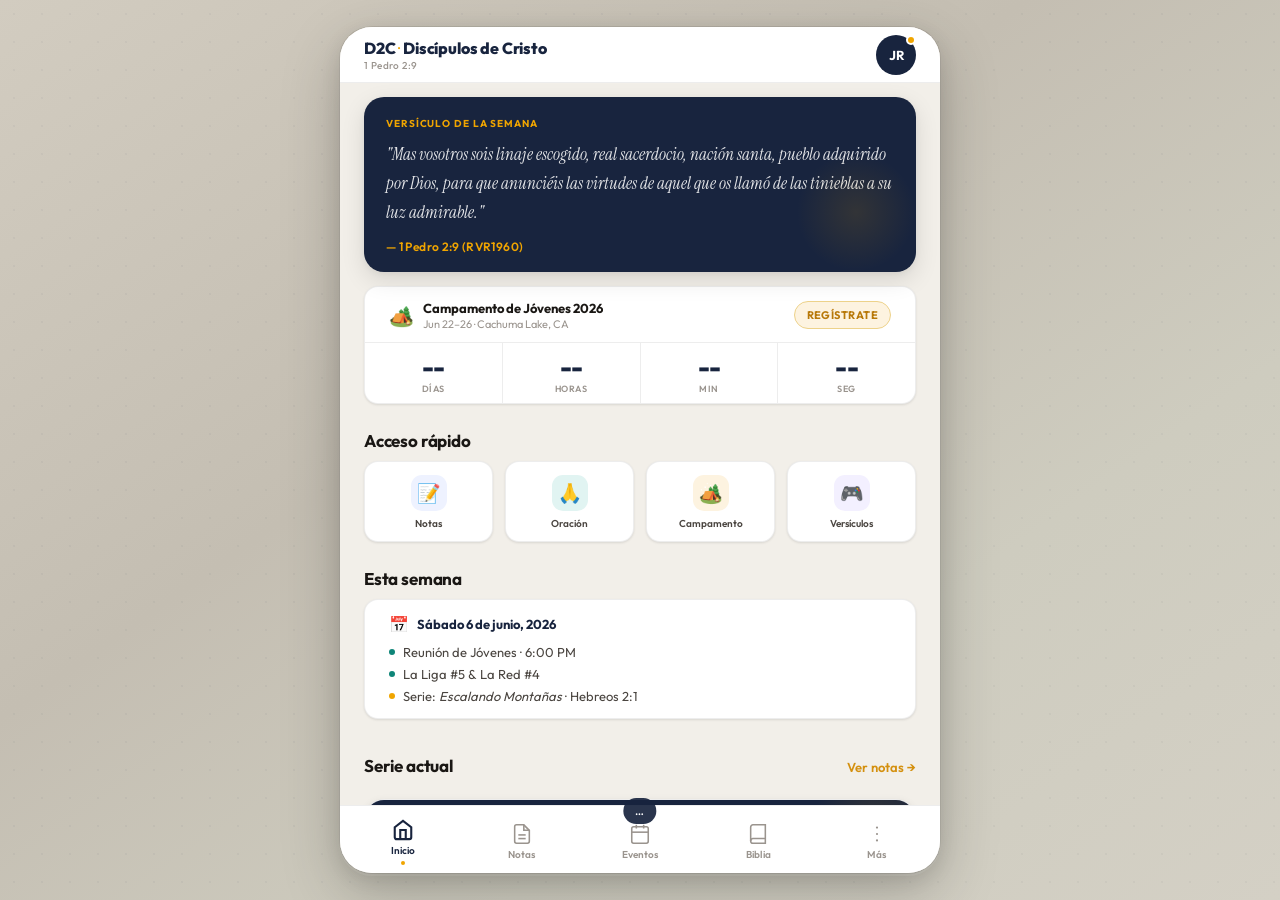
<file: d2c-app_2.html>
<!DOCTYPE html>
<html lang="es">
<head>
<meta charset="UTF-8">
<meta name="viewport" content="width=device-width, initial-scale=1.0">
<meta name="apple-mobile-web-app-capable" content="yes">
<meta name="apple-mobile-web-app-status-bar-style" content="default">
<meta name="theme-color" content="#FFFFFF">
<title>D2C — Discípulos de Cristo</title>
<link rel="preconnect" href="https://fonts.googleapis.com">
<link rel="preconnect" href="https://fonts.gstatic.com" crossorigin>
<link href="https://fonts.googleapis.com/css2?family=Instrument+Serif:ital@0;1&family=Outfit:wght@400;500;600;700;800&display=swap" rel="stylesheet">
<style>
/* ═══════════════════════════════════════
   RESET
═══════════════════════════════════════ */
*, *::before, *::after {
  box-sizing: border-box; margin: 0; padding: 0;
  -webkit-tap-highlight-color: transparent;
}
button { font: inherit; cursor: pointer; border: none; background: none; }
/* Nav buttons need explicit appearance reset for all browsers */
.ni { -webkit-appearance: none; appearance: none; }

/* ═══════════════════════════════════════
   DESIGN TOKENS — static, spacing scales
   via container width not viewport width
═══════════════════════════════════════ */
:root {
  --bg:        #F2EFE9;
  --bg-deep:   #E8E4DC;
  --card:      #FFFFFF;
  --card-2:    #FDFCFA;

  --navy:      #18243E;
  --gold:      #B8790A;
  --gold-mid:  #D4900F;
  --gold-hi:   #F0A500;
  --gold-tint: #FDF3E0;
  --gold-rim:  #EDD28A;
  --teal:      #0E8578;
  --teal-tint: #E1F4F2;

  --ink:       #1A1714;
  --ink-2:     #4A4540;
  --ink-3:     #9A948E;

  --rim:       rgba(0,0,0,0.07);
  --rim-2:     rgba(0,0,0,0.11);

  --sh-sm:     0 1px 3px rgba(0,0,0,0.07), 0 1px 2px rgba(0,0,0,0.04);
  --sh-md:     0 3px 10px rgba(0,0,0,0.09), 0 1px 3px rgba(0,0,0,0.05);
  --sh-lg:     0 8px 24px rgba(0,0,0,0.11), 0 2px 6px rgba(0,0,0,0.05);

  --r-sm:      10px;
  --r:         14px;
  --r-lg:      20px;

  --hdr:       56px;
  --nav:       68px;

  /* Base spacing — phone */
  --px:          16px;
  --gap:         8px;
  --section-gap: 20px;
}

/* ═══════════════════════════════════════
   BASE — branded canvas on non-phone
═══════════════════════════════════════ */
html, body {
  height: 100%;
  min-height: 100dvh;
  font-family: 'Outfit', system-ui, sans-serif;
  color: var(--ink);
  -webkit-font-smoothing: antialiased;
  /* Phone: plain bg */
  background: var(--bg);
}

/* ═══════════════════════════════════════
   APP SHELL
   ─────────────────────────────────────
   Phone   <600px   Full-bleed, 430px, no frame
   Tablet  600–1023 Centered 520px, phone-frame bezel
   Desktop 1024+    Centered 600px, clean card on canvas
═══════════════════════════════════════ */
#app {
  width: 100%;
  height: 100dvh;
  max-width: 100%;
  display: flex;
  flex-direction: column;
  background: var(--bg);
  overflow: hidden;
}

/* ── Tablet ─────────────────────────── */
@media (min-width: 600px) {
  html, body {
    overflow: hidden;
    height: 100dvh;
    /* Warm textured canvas — navy dots on cream, very subtle */
    background:
      radial-gradient(circle, rgba(24,36,62,0.055) 1px, transparent 1px),
      linear-gradient(160deg, #D8D2C8 0%, #C8C2B6 50%, #D0CCC2 100%);
    background-size: 22px 22px, 100% 100%;
  }
  body { display: flex; align-items: center; justify-content: center; }
  #app {
    width: 520px;
    max-width: 520px;
    height: min(920px, 96dvh);
    border-radius: 44px;
    box-shadow:
      0 0 0 1px rgba(0,0,0,0.13),
      0 0 0 10px #BDB8B0,
      0 32px 80px rgba(0,0,0,0.32);
    --px:          20px;
    --gap:         10px;
    --section-gap: 22px;
  }
}

/* ── Desktop ────────────────────────── */
@media (min-width: 1024px) {
  html, body {
    /* Richer canvas — two-tone with subtle grain feel */
    background:
      radial-gradient(circle, rgba(24,36,62,0.04) 1px, transparent 1px),
      linear-gradient(145deg, #D2CCC0 0%, #C4BEB2 40%, #CECCBF 70%, #D4D0C5 100%);
    background-size: 28px 28px, 100% 100%;
  }
  #app {
    width: 600px;
    max-width: 600px;
    height: min(900px, 94dvh);
    border-radius: 32px;
    /* Cleaner shadow — less "phone on desk", more "card on surface" */
    box-shadow:
      0 0 0 1px rgba(0,0,0,0.09),
      0 2px 0 1px rgba(255,255,255,0.08),
      0 20px 60px rgba(0,0,0,0.22),
      0 6px 20px rgba(0,0,0,0.10);
    --px:          24px;
    --gap:         12px;
    --section-gap: 26px;
  }
}

/* ── Large desktop ──────────────────── */
@media (min-width: 1400px) {
  html, body {
    background:
      radial-gradient(circle, rgba(24,36,62,0.035) 1px, transparent 1px),
      linear-gradient(150deg, #CECAC0 0%, #C2BEB4 35%, #CCCABF 65%, #D2CECC 100%);
    background-size: 32px 32px, 100% 100%;
  }
  #app {
    width: 600px;
    max-width: 600px;
    height: min(880px, 92dvh);
    border-radius: 28px;
    box-shadow:
      0 0 0 1px rgba(0,0,0,0.07),
      0 16px 48px rgba(0,0,0,0.17),
      0 4px 14px rgba(0,0,0,0.08);
    --px:          26px;
    --gap:         12px;
    --section-gap: 28px;
  }
}

/* ── DEBUG INDICATOR — remove after testing ── */
#dbg {
  position: fixed; bottom: calc(var(--nav) + 8px); left: 50%;
  transform: translateX(-50%);
  background: rgba(24,36,62,0.92); color: #fff;
  font-family: 'Outfit', monospace; font-size: 11px; font-weight: 600;
  padding: 6px 12px; border-radius: 20px;
  white-space: nowrap; z-index: 9999;
  pointer-events: none;
  letter-spacing: 0.03em;
}


header {
  height: var(--hdr); flex-shrink: 0;
  display: flex; align-items: center; justify-content: space-between;
  padding: 0 var(--px);
  background: var(--card); border-bottom: 1px solid var(--rim);
  z-index: 30;
}
.hdr-brand { display: flex; flex-direction: column; gap: 1px; min-width: 0; }
.hdr-logo {
  font-weight: 800; font-size: 16px; letter-spacing: -0.01em; color: var(--navy);
  white-space: nowrap; overflow: hidden; text-overflow: ellipsis;
}
.hdr-logo .sep { color: var(--gold-hi); font-weight: 400; }
.hdr-sub { font-size: 10px; font-weight: 500; color: var(--ink-3); letter-spacing: 0.04em; }
.avatar-btn {
  width: 40px; height: 40px; border-radius: 50%;
  background: var(--navy); color: #fff;
  font-size: 13px; font-weight: 700;
  display: flex; align-items: center; justify-content: center;
  position: relative; flex-shrink: 0;
  transition: opacity 0.15s;
}
.avatar-btn:active { opacity: 0.7; }
.notif-pip {
  position: absolute; top: 0; right: 0;
  width: 10px; height: 10px; border-radius: 50%;
  background: var(--gold-hi); border: 2.5px solid var(--card);
}

/* ═══════════════════════════════════════
   SCROLL AREA
═══════════════════════════════════════ */
main {
  flex: 1; overflow-y: auto; overflow-x: hidden;
  -webkit-overflow-scrolling: touch; scrollbar-width: none;
  overscroll-behavior-y: contain;
}
main::-webkit-scrollbar { display: none; }

/* ═══════════════════════════════════════
   PAGES
═══════════════════════════════════════ */
.page { display: none; }
.page.active { display: block; }
.page.animate { animation: pageIn 0.18s ease; }
@keyframes pageIn {
  from { opacity: 0; transform: translateY(6px); }
  to   { opacity: 1; transform: translateY(0); }
}

/* ═══════════════════════════════════════
   BOTTOM NAV
═══════════════════════════════════════ */
nav#bottom-nav {
  height: var(--nav); flex-shrink: 0;
  background: var(--card); border-top: 1px solid var(--rim);
  display: flex; align-items: center; justify-content: space-around;
  padding: 0 4px; padding-bottom: env(safe-area-inset-bottom, 0);
  z-index: 30;
}
.ni {
  display: flex; flex-direction: column; align-items: center; gap: 3px;
  flex: 1; min-height: 44px; padding: 6px 8px 2px;
  border-radius: 12px; cursor: pointer; color: var(--ink-3);
  transition: color 0.16s ease; position: relative;
}
.ni svg { width: 22px; height: 22px; stroke-width: 1.7; transition: stroke-width 0.16s ease; }
.ni span { font-size: 10px; font-weight: 600; letter-spacing: 0.01em; }
.ni:active { transform: scale(0.88); }
.ni.on { color: var(--navy); }
.ni.on svg { stroke-width: 2.3; }
.ni-pip {
  width: 4px; height: 4px; border-radius: 50%;
  background: var(--gold-hi); display: none; margin-top: 1px;
}
.ni.on .ni-pip { display: block; }

/* ═══════════════════════════════════════
   SHARED UTILITIES
═══════════════════════════════════════ */
.sec-row {
  display: flex; align-items: baseline; justify-content: space-between;
  padding: var(--section-gap) var(--px) 10px;
}
.sec-h { font-size: 17px; font-weight: 700; color: var(--ink); letter-spacing: -0.01em; }
.sec-link {
  font-size: 13px; font-weight: 600; color: var(--gold-mid); cursor: pointer;
  transition: opacity 0.15s; min-height: 44px; display: flex; align-items: center;
}
.sec-link:active { opacity: 0.55; }

/* Panel label — used in standings */
.panel-lbl {
  padding: 12px var(--px) 7px;
  font-size: 11px; font-weight: 700;
  letter-spacing: 0.08em; text-transform: uppercase; color: var(--ink-3);
}

/* Hover states — cursor devices only */
@media (hover: hover) {
  .qa:hover            { background: var(--bg-deep); transform: translateY(-1px); box-shadow: var(--sh-md); }
  .ev-card:hover       { background: var(--bg-deep); }
  .cal-card:hover      { background: var(--bg-deep); }
  .more-row:hover      { background: var(--bg-deep); }
  .annc-card:hover     { background: var(--bg-deep); }
  .pr-card:hover       { background: var(--bg-deep); }
  .series-card:hover   { transform: translateY(-2px); box-shadow: var(--sh-lg); }
  .liga-card:hover     { background: var(--bg-deep); }
  .see-more-row:hover  { background: var(--bg-deep); }
  .sermon-header:hover { background: var(--bg-deep); }
  .cst-header:hover    { background: var(--bg-deep); }
  .faq-q:hover         { background: var(--bg-deep); }
  .pack-item:hover     { background: var(--bg-deep); }
  .lt-btn:not(.active):hover { background: var(--bg); }
  .vt-btn:not(.active):hover { color: var(--ink); }
  .ni:hover            { background: var(--bg-deep); }
  .profile-row:hover   { background: var(--bg-deep); }
  .cal-reg-btn:hover   { opacity: 0.85; }
  .sec-link:hover      { opacity: 0.7; }
  .avatar-btn:hover    { opacity: 0.85; }
  .cd-reg:hover        { background: var(--gold-rim); }
}


/* Month/series banner */
.month-banner {
  margin: 0 var(--px) var(--gap);
  background: var(--card); border: 1px solid var(--rim);
  border-radius: var(--r); box-shadow: var(--sh-sm); padding: 13px 14px;
}
.mb-header { display: flex; align-items: center; justify-content: space-between; margin-bottom: 5px; }
.mb-series-tag { font-size: 10px; font-weight: 700; letter-spacing: 0.08em; text-transform: uppercase; }
.mb-ref { font-size: 11px; font-weight: 600; color: var(--ink-3); }
.mb-title { font-size: 14px; font-weight: 700; color: var(--navy); }
.mb-verse {
  font-family: 'Instrument Serif', serif; font-style: italic;
  font-size: 12px; color: var(--ink-2); line-height: 1.55; margin-top: 4px;
}

/* ═══════════════════════════════════════
   HOME — HERO VERSE
   Removed ::before (invisible, costs paint layer)
═══════════════════════════════════════ */
.hero-verse {
  margin: 14px var(--px) 0;
  background: var(--navy); border-radius: var(--r-lg);
  padding: 20px 22px 18px;
  position: relative; overflow: hidden; box-shadow: var(--sh-lg);
}
.hero-verse::after {
  content: '';
  position: absolute; bottom: 0; right: 0;
  width: 120px; height: 120px;
  background: radial-gradient(circle, rgba(240,165,0,.12) 0%, transparent 70%);
  pointer-events: none;
}
.hv-eyebrow {
  font-size: 10px; font-weight: 700; letter-spacing: 0.09em; text-transform: uppercase;
  color: var(--gold-hi); margin-bottom: 10px;
}
.hv-text {
  font-family: 'Instrument Serif', serif; font-style: italic;
  font-size: 17px; line-height: 1.7; color: rgba(255,255,255,0.88);
}
.hv-ref { margin-top: 12px; font-size: 12px; font-weight: 600; color: var(--gold-hi); letter-spacing: 0.03em; }

/* ═══════════════════════════════════════
   HOME — COUNTDOWN
═══════════════════════════════════════ */
.countdown-card {
  margin: 14px var(--px) 0;
  background: var(--card); border-radius: var(--r);
  border: 1px solid var(--rim); box-shadow: var(--sh-sm); overflow: hidden;
}
.cd-top {
  padding: 13px var(--px) 11px; border-bottom: 1px solid var(--rim);
  display: flex; align-items: center; justify-content: space-between; gap: 8px;
}
.cd-meta { display: flex; align-items: center; gap: 9px; flex: 1; min-width: 0; }
.cd-icon { font-size: 20px; flex-shrink: 0; }
.cd-name { font-size: 13px; font-weight: 700; color: var(--ink); white-space: nowrap; overflow: hidden; text-overflow: ellipsis; }
.cd-date { font-size: 11px; color: var(--ink-3); margin-top: 1px; }
.cd-reg {
  font-size: 11px; font-weight: 700; letter-spacing: 0.04em; text-transform: uppercase;
  background: var(--gold-tint); color: var(--gold); border: 1px solid var(--gold-rim);
  border-radius: 20px; padding: 6px 12px; white-space: nowrap; flex-shrink: 0;
  transition: background-color 0.15s;
}
.cd-reg:active { background: var(--gold-rim); }
.cd-blocks { display: flex; }
.cd-unit { flex: 1; padding: 11px 4px 9px; text-align: center; border-right: 1px solid var(--rim); }
.cd-unit:last-child { border-right: none; }
.cd-num {
  font-size: 26px; font-weight: 800; color: var(--navy); line-height: 1;
  display: block; letter-spacing: -0.03em; font-variant-numeric: tabular-nums;
}
.cd-lbl {
  font-size: 9px; font-weight: 600; color: var(--ink-3);
  letter-spacing: 0.07em; text-transform: uppercase; display: block; margin-top: 3px;
}

/* ═══════════════════════════════════════
   HOME — QUICK ACTIONS
═══════════════════════════════════════ */
.qa-grid { display: grid; grid-template-columns: repeat(4,1fr); gap: var(--gap); padding: 0 var(--px); }
.qa {
  background: var(--card); border: 1px solid var(--rim);
  border-radius: var(--r); box-shadow: var(--sh-sm);
  padding: 13px 6px 11px; display: flex; flex-direction: column;
  align-items: center; gap: 7px; cursor: pointer;
  transition: transform 0.15s ease, background-color 0.15s ease;
}
.qa:active { transform: scale(0.93); background: var(--bg-deep); }
.qa-ico { width: 36px; height: 36px; border-radius: 11px; display: flex; align-items: center; justify-content: center; font-size: 19px; }
.qa-lbl { font-size: 10px; font-weight: 600; color: var(--ink-2); text-align: center; line-height: 1.25; }

/* ═══════════════════════════════════════
   HOME — THIS WEEK CARD
   FIX: properly classed, no inline styles
═══════════════════════════════════════ */
.week-card { padding: 0 var(--px); }
.week-card-inner {
  background: var(--card); border: 1px solid var(--rim);
  border-radius: var(--r); box-shadow: var(--sh-sm); padding: 14px var(--px);
}
.week-card-date {
  display: flex; align-items: center; gap: 8px; margin-bottom: 10px;
}
.week-card-date-label { font-size: 13px; font-weight: 700; color: var(--navy); }
.week-card-items { display: flex; flex-direction: column; gap: 6px; }
.week-card-item { display: flex; align-items: center; gap: 8px; }
.week-dot { width: 6px; height: 6px; border-radius: 50%; flex-shrink: 0; }
.week-dot.teal   { background: var(--teal); }
.week-dot.gold   { background: var(--gold-hi); }
.week-item-text  { font-size: 13px; color: var(--ink-2); }

/* ═══════════════════════════════════════
   HOME — SERIES CARD
═══════════════════════════════════════ */
.series-card {
  margin: 0 var(--px); background: var(--card);
  border-radius: var(--r-lg); border: 1px solid var(--rim);
  box-shadow: var(--sh-md); overflow: hidden; cursor: pointer;
  transition: transform 0.18s ease, box-shadow 0.18s ease;
}
.series-card:active { transform: scale(0.98); box-shadow: var(--sh-sm); }
.sc-hero { background: var(--navy); padding: 22px 20px 18px; position: relative; overflow: hidden; }
.sc-hero::after {
  content: ''; position: absolute; top: -40px; right: -30px;
  width: 140px; height: 140px;
  background: radial-gradient(circle, rgba(240,165,0,.14) 0%, transparent 65%);
  pointer-events: none;
}
.sc-eyebrow {
  font-size: 10px; font-weight: 700; letter-spacing: 0.1em; text-transform: uppercase;
  color: var(--gold-hi); opacity: 0.85; margin-bottom: 6px;
}
.sc-title { font-family: 'Instrument Serif', serif; font-size: 34px; line-height: 1.05; color: #fff; }
.sc-foot { padding: 13px 18px; display: flex; align-items: center; justify-content: space-between; }
.sc-speaker { font-size: 13px; color: var(--ink-2); font-weight: 500; }
.sc-pill {
  font-size: 10px; font-weight: 700; letter-spacing: 0.06em; text-transform: uppercase;
  background: var(--gold-tint); color: var(--gold); border: 1px solid var(--gold-rim);
  border-radius: 20px; padding: 4px 10px;
}

/* ═══════════════════════════════════════
   HOME — LIGA SHORTCUT CARD
   FIX: full CSS class, no inline styles
═══════════════════════════════════════ */
.liga-card {
  margin: 8px var(--px) 0; background: var(--card);
  border: 1px solid var(--rim); border-radius: var(--r-lg);
  box-shadow: var(--sh-sm); overflow: hidden; cursor: pointer;
  transition: transform 0.15s ease;
}
.liga-card:active { transform: scale(0.99); }
.liga-card-header {
  background: var(--navy); padding: 11px var(--px);
  display: flex; align-items: center; justify-content: space-between;
}
.liga-card-title-group { display: flex; flex-direction: column; gap: 2px; }
.liga-card-eyebrow {
  font-size: 9px; font-weight: 700; letter-spacing: 0.09em; text-transform: uppercase;
  color: rgba(255,255,255,0.4);
}
.liga-card-title { font-size: 14px; font-weight: 700; color: #fff; }
.liga-card-link { font-size: 11px; font-weight: 700; color: var(--gold-hi); letter-spacing: 0.04em; }
.liga-card-body { display: grid; grid-template-columns: 1fr 1fr; }
.liga-half { padding: 10px var(--px); }
.liga-half + .liga-half { border-left: 1px solid var(--rim); }
.liga-half-label {
  font-size: 9px; font-weight: 700; letter-spacing: 0.07em; text-transform: uppercase;
  color: var(--ink-3); margin-bottom: 5px;
}
.liga-half-row { display: flex; align-items: center; gap: 5px; }
.liga-half-row + .liga-half-row { margin-top: 3px; }
.liga-team-dot { width: 6px; height: 6px; border-radius: 50%; flex-shrink: 0; }
.liga-team-name { font-size: 12px; font-weight: 700; color: var(--ink); }
.liga-team-pts  { font-size: 11px; color: var(--ink-3); margin-left: auto; }

/* ═══════════════════════════════════════
   HOME — EVENT CARDS
═══════════════════════════════════════ */
.event-stack { padding: 0 var(--px); display: flex; flex-direction: column; gap: var(--gap); }
.ev-card {
  background: var(--card); border: 1px solid var(--rim);
  border-radius: var(--r); box-shadow: var(--sh-sm);
  display: flex; align-items: stretch; overflow: hidden; cursor: pointer;
  transition: transform 0.15s ease, background-color 0.15s ease;
}
.ev-card:active { transform: scale(0.98); background: var(--bg-deep); }
.ev-card.dimmed { opacity: 0.58; pointer-events: none; }
.ev-accent { width: 4px; flex-shrink: 0; }
.ev-accent.c-sport { background: var(--teal); }
.ev-accent.c-camp  { background: var(--gold-hi); }
.ev-accent.c-conf  { background: #7C3AED; }
.ev-accent.c-off   { background: var(--ink-3); }
.ev-accent.c-usa   { background: #C0392B; }
.ev-accent.c-fun   { background: #E91E63; }
.ev-date {
  width: 52px; flex-shrink: 0;
  display: flex; flex-direction: column; align-items: center; justify-content: center;
  padding: 14px 6px; border-right: 1px solid var(--rim); background: var(--card-2);
}
.ev-mo { font-size: 9px; font-weight: 700; letter-spacing: 0.08em; text-transform: uppercase; color: var(--ink-3); }
.ev-dy { font-size: 22px; font-weight: 800; color: var(--navy); line-height: 1; letter-spacing: -0.02em; }
.ev-info { flex: 1; padding: 12px 13px; min-width: 0; }
.ev-title { font-size: 13px; font-weight: 700; color: var(--ink); white-space: nowrap; overflow: hidden; text-overflow: ellipsis; }
.ev-sub { font-size: 12px; color: var(--ink-3); margin-top: 2px; line-height: 1.45; }
.ev-badge {
  flex-shrink: 0; align-self: center; margin-right: 12px;
  font-size: 9px; font-weight: 700; letter-spacing: 0.06em; text-transform: uppercase;
  padding: 3px 7px; border-radius: 20px;
}
.ev-badge.b-sport { background: var(--teal-tint);  color: var(--teal); }
.ev-badge.b-camp  { background: var(--gold-tint);  color: var(--gold); }
.ev-badge.b-conf  { background: #F3F0FF;            color: #7C3AED; }
.ev-badge.b-off   { background: var(--bg-deep);     color: var(--ink-3); }
.ev-badge.b-usa   { background: #FFF0EE;             color: #C0392B; }
.ev-badge.b-fun   { background: #FFF0F5;             color: #E91E63; }

/* Ver más row — reuses more-row style */
.see-more-row {
  margin: 0 var(--px); background: var(--card);
  border: 1px solid var(--rim); border-radius: var(--r); box-shadow: var(--sh-sm);
  padding: 13px var(--px); display: flex; align-items: center; justify-content: space-between;
  cursor: pointer; transition: transform 0.15s ease, background-color 0.15s ease;
}
.see-more-row:active { transform: scale(0.98); background: var(--bg-deep); }
.see-more-lbl { font-size: 13px; font-weight: 600; color: var(--ink-2); }
.see-more-arrow { font-size: 16px; color: var(--ink-3); }

/* ═══════════════════════════════════════
   HOME — PRAYER
═══════════════════════════════════════ */
.prayer-stack { padding: 0 var(--px); display: flex; flex-direction: column; gap: var(--gap); }
.pr-submit {
  background: var(--teal-tint); border: 1.5px dashed var(--teal); border-radius: var(--r);
  padding: 13px var(--px); display: flex; align-items: center; gap: 10px;
  cursor: pointer; transition: transform 0.15s ease;
}
.pr-submit:active { transform: scale(0.98); }
.pr-submit-ico {
  width: 34px; height: 34px; border-radius: 50%;
  background: var(--teal); color: #fff;
  display: flex; align-items: center; justify-content: center; font-size: 16px; flex-shrink: 0;
}
.pr-submit-lbl { font-size: 13px; font-weight: 600; color: var(--teal); }
.pr-submit-sub { font-size: 11px; color: var(--teal); opacity: 0.7; margin-top: 1px; }
.pr-card {
  background: var(--card); border: 1px solid var(--rim); border-radius: var(--r); box-shadow: var(--sh-sm);
  display: flex; gap: 11px; padding: 13px var(--px); cursor: pointer;
  transition: transform 0.15s ease, background-color 0.15s ease;
}
.pr-card:active { transform: scale(0.98); background: var(--bg-deep); }
.pr-ava {
  width: 34px; height: 34px; border-radius: 50%;
  background: var(--bg-deep); border: 1.5px solid var(--rim-2);
  display: flex; align-items: center; justify-content: center; font-size: 15px; flex-shrink: 0;
}
.pr-name { font-size: 13px; font-weight: 700; color: var(--ink); }
.pr-text { font-family: 'Instrument Serif', serif; font-style: italic; font-size: 15px; color: var(--ink-2); line-height: 1.6; margin-top: 3px; }

/* ═══════════════════════════════════════
   HOME — ANNOUNCEMENTS
═══════════════════════════════════════ */
.annc-stack { padding: 0 var(--px); display: flex; flex-direction: column; gap: var(--gap); }
.annc-card {
  background: var(--card); border: 1px solid var(--rim); border-radius: var(--r); box-shadow: var(--sh-sm);
  overflow: hidden; cursor: pointer;
  transition: transform 0.15s ease, background-color 0.15s ease;
}
.annc-card:active { transform: scale(0.98); background: var(--bg-deep); }
.annc-top { display: flex; align-items: center; gap: 8px; padding: 12px var(--px) 9px; }
.annc-dot { width: 7px; height: 7px; border-radius: 50%; flex-shrink: 0; }
.annc-dot.urgent { background: #E53935; }
.annc-dot.info   { background: var(--teal); }
.annc-tag { font-size: 10px; font-weight: 700; letter-spacing: 0.07em; text-transform: uppercase; }
.annc-tag.urgent { color: #E53935; }
.annc-tag.info   { color: var(--teal); }
.annc-div  { height: 1px; background: var(--rim); margin: 0 var(--px); }
.annc-body { padding: 9px var(--px) 12px; }
.annc-title { font-size: 15px; font-weight: 700; color: var(--ink); margin-bottom: 3px; }
.annc-text  { font-size: 14px; color: var(--ink-2); line-height: 1.55; }

/* ═══════════════════════════════════════
   HOME — TAGLINE
═══════════════════════════════════════ */
.tagline-card {
  margin: var(--gap) var(--px) 24px;
  padding: 18px; border-radius: var(--r); background: var(--card-2); border: 1px solid var(--rim); text-align: center;
}
.tagline-card .brand { font-size: 11px; font-weight: 700; letter-spacing: 0.08em; text-transform: uppercase; color: var(--ink-3); margin-bottom: 10px; }
.tagline-card .lines { font-family: 'Instrument Serif', serif; font-size: 15px; color: var(--ink-2); line-height: 1.75; }
.tagline-card .ref { margin-top: 10px; font-size: 11px; font-weight: 600; color: var(--ink-3); letter-spacing: 0.05em; }

/* ═══════════════════════════════════════
   MORE PAGE
   FIX: removed ::after pseudo-element (invisible radial gradient)
═══════════════════════════════════════ */
.more-hero { background: var(--navy); padding: 20px var(--px) 18px; }
.more-hero-name { font-family: 'Instrument Serif', serif; font-size: 26px; color: #fff; }
.more-hero-sub { font-size: 13px; color: rgba(255,255,255,0.45); margin-top: 2px; }

.profile-row {
  margin: 14px var(--px) 0; background: var(--card); border: 1px solid var(--rim);
  border-radius: var(--r-lg); box-shadow: var(--sh-md);
  display: flex; align-items: center; gap: 13px; padding: 15px;
  cursor: pointer; transition: transform 0.15s ease, background-color 0.15s ease;
}
.profile-row:active { transform: scale(0.99); background: var(--bg-deep); }
.prof-ava {
  width: 46px; height: 46px; border-radius: 50%;
  background: #223060; color: #fff;
  font-family: 'Instrument Serif', serif; font-size: 18px;
  display: flex; align-items: center; justify-content: center;
  border: 2px solid rgba(255,255,255,0.15); flex-shrink: 0;
}
.prof-name { font-size: 16px; font-weight: 700; color: var(--ink); }
.prof-sub  { font-size: 12px; color: var(--ink-3); margin-top: 2px; }
.prof-arrow { font-size: 18px; color: var(--ink-3); margin-left: auto; }

.more-group { padding: 18px var(--px) 6px; font-size: 11px; font-weight: 700; letter-spacing: 0.08em; text-transform: uppercase; color: var(--ink-3); }
.more-list { padding: 0 var(--px); display: flex; flex-direction: column; gap: 5px; }
.more-row {
  background: var(--card); border: 1px solid var(--rim); border-radius: var(--r); box-shadow: var(--sh-sm);
  display: flex; align-items: center; gap: 11px; padding: 12px 13px;
  cursor: pointer; transition: transform 0.15s ease, background-color 0.15s ease;
}
.more-row:active { transform: scale(0.98); background: var(--bg-deep); }
.more-row-ico { width: 36px; height: 36px; border-radius: 10px; display: flex; align-items: center; justify-content: center; font-size: 19px; flex-shrink: 0; }
.more-row-title { font-size: 14px; font-weight: 600; color: var(--ink); }
.more-row-sub   { font-size: 12px; color: var(--ink-3); margin-top: 1px; }
.more-row-arrow { font-size: 18px; color: var(--ink-3); margin-left: auto; }

.brand-footer {
  margin: 18px var(--px) 24px; padding: 16px;
  border-radius: var(--r); background: var(--card-2); border: 1px solid var(--rim); text-align: center;
}
.brand-footer-name { font-size: 14px; font-weight: 800; color: var(--navy); }
.brand-footer-ref  { font-size: 11px; color: var(--ink-3); margin-top: 3px; }
.brand-5 { margin-top: 12px; display: flex; flex-direction: column; gap: 4px; }
.brand-5 span { font-size: 12px; color: var(--ink-2); font-weight: 500; display: flex; align-items: center; justify-content: center; gap: 5px; }

/* ═══════════════════════════════════════
   STANDINGS PAGE
═══════════════════════════════════════ */
.standings-header {
  position: sticky; top: 0; z-index: 20;
  background: var(--card); border-bottom: 1px solid var(--rim);
  padding: 14px var(--px) 0;
}
.standings-title { font-family: 'Instrument Serif', serif; font-size: 22px; color: var(--navy); margin-bottom: 12px; }
.league-toggle {
  display: flex; background: var(--bg-deep); border-radius: 10px; padding: 3px;
}
.lt-btn {
  flex: 1; padding: 8px 10px; border-radius: 8px; border: none;
  font-size: 13px; font-weight: 700; color: var(--ink-3); background: transparent;
  transition: background-color 0.18s, color 0.18s, box-shadow 0.18s;
}
.lt-btn.active { background: var(--navy); color: #fff; box-shadow: var(--sh-sm); }
.view-tabs { display: flex; padding: 10px 0 0; }
.vt-btn {
  flex: 1; padding: 7px 4px 9px; background: transparent; border: none;
  border-bottom: 2px solid transparent;
  font-size: 13px; font-weight: 600; color: var(--ink-3);
  transition: color 0.18s, border-color 0.18s; white-space: nowrap;
}
.vt-btn.active { color: var(--navy); border-bottom-color: var(--navy); }

.standings-scroll { padding-bottom: 24px; }

.team-row {
  background: var(--card); border: 1px solid var(--rim); border-radius: var(--r); box-shadow: var(--sh-sm);
  display: grid; align-items: center; padding: 11px 10px;
  border-left-width: 4px; border-left-style: solid;
}
.team-row.liga-cols { grid-template-columns: 1fr 32px 32px 32px 42px; }
.team-row.red-cols  { grid-template-columns: 1fr 36px 36px 44px; }
.tr-team { display: flex; align-items: center; gap: 8px; }
.tr-dot  { width: 8px; height: 8px; border-radius: 50%; flex-shrink: 0; }
.tr-name { font-size: 14px; font-weight: 700; color: var(--ink); }
.tr-coach{ font-size: 11px; color: var(--ink-3); }
.tr-stat { font-size: 15px; font-weight: 700; color: var(--ink); text-align: center; }
.tr-pts  { font-size: 18px; font-weight: 800; color: var(--navy); text-align: right; }

.table-hdr { display: grid; padding: 0 10px 6px; margin: 0 var(--px) 5px; border-bottom: 1px solid var(--rim); }
.table-hdr.liga-cols { grid-template-columns: 1fr 32px 32px 32px 42px; }
.table-hdr.red-cols  { grid-template-columns: 1fr 36px 36px 44px; }
.th-cell { font-size: 10px; font-weight: 700; letter-spacing: 0.06em; text-transform: uppercase; color: var(--ink-3); text-align: center; }
.th-cell:first-child { text-align: left; }
.th-cell:last-child  { text-align: right; }

.match-card {
  background: var(--card); border: 1px solid var(--rim); border-radius: var(--r); box-shadow: var(--sh-sm);
  padding: 10px 13px; display: flex; align-items: center; justify-content: space-between; gap: 8px;
}
.mc-teams { display: flex; align-items: center; gap: 8px; flex: 1; }
.mc-home  { font-size: 13px; font-weight: 700; flex: 1; }
.mc-away  { font-size: 13px; font-weight: 700; flex: 1; text-align: right; }
.mc-score { font-size: 14px; font-weight: 800; color: var(--navy); white-space: nowrap; min-width: 40px; text-align: center; }
.mc-vs    { font-size: 11px; font-weight: 700; color: var(--ink-3); letter-spacing: 0.06em; }
.mc-badge { font-size: 10px; font-weight: 700; letter-spacing: 0.05em; text-transform: uppercase; padding: 3px 9px; border-radius: 20px; white-space: nowrap; flex-shrink: 0; }
.mc-badge.win     { background: #EEF6EE; color: #2E7D32; }
.mc-badge.tie     { background: #FFF8E1; color: #F57F17; }
.mc-badge.pending { background: var(--bg-deep); color: var(--ink-3); }

.week-hdr { font-size: 11px; font-weight: 700; letter-spacing: 0.06em; text-transform: uppercase; color: var(--ink-3); padding: 10px 2px 4px; }
.week-hdr:first-child { padding-top: 4px; }

/* Sermon intro — cinematic narrative block */
.sermon-intro {
  margin: 14px var(--px) 0;
  padding: 14px var(--px);
  background: var(--card-2);
  border-radius: var(--r);
  border-left: 3px solid var(--navy);
}
.sermon-intro-label {
  font-size: 10px; font-weight: 700; letter-spacing: .09em; text-transform: uppercase;
  color: var(--navy); opacity: .6; margin-bottom: 10px;
}
.sermon-intro-text {
  font-family: 'Instrument Serif', serif;
  font-size: 16px; color: var(--ink-2); line-height: 1.75;
}
.sermon-intro-text p { margin-bottom: 10px; }
.sermon-intro-text p:last-child { margin-bottom: 0; }
.sermon-intro-text em {
  font-style: normal; font-weight: 700; color: var(--ink);
}

/* Sermon conclusion */
.sermon-conclusion {
  margin: 10px var(--px) 0;
  padding: 12px var(--px);
  background: var(--bg-deep); border-radius: var(--r);
}
.sermon-conclusion-label {
  font-size: 10px; font-weight: 700; letter-spacing: .09em; text-transform: uppercase;
  color: var(--ink-3); margin-bottom: 8px;
}
.sermon-conclusion-text {
  font-size: 15px; color: var(--ink-2); line-height: 1.65;
}
.sermon-conclusion-text p { margin-bottom: 8px; }
.sermon-conclusion-text p:last-child { margin-bottom: 0; }

/* Divider inside sermon body */
.sermon-divider { height: 1px; background: var(--rim); margin: 12px var(--px) 0; }

/* ═══════════════════════════════════════
   NOTES PAGE — see full sermon system above
═══════════════════════════════════════ */

.cal-page { padding-bottom: 28px; }

/* Page hero */
.cal-hero {
  background: var(--navy);
  padding: 20px var(--px) 18px;
}
.cal-hero-eyebrow {
  font-size: 10px; font-weight: 700; letter-spacing: .1em;
  text-transform: uppercase; color: var(--gold-hi);
  opacity: .8; margin-bottom: 4px;
}
.cal-hero-title {
  font-family: 'Instrument Serif', serif;
  font-size: 28px; color: #fff; line-height: 1.05;
}
.cal-hero-sub { font-size: 13px; color: rgba(255,255,255,.45); margin-top: 3px; }

/* Featured camp card */
.cal-featured {
  margin: 16px var(--px) 0;
  background: var(--card);
  border: 1px solid var(--rim);
  border-radius: var(--r-lg);
  box-shadow: var(--sh-md);
  overflow: hidden;
}
.cal-featured-top {
  background: var(--navy);
  padding: 18px var(--px) 14px;
  position: relative; overflow: hidden;
}
.cal-featured-top::after {
  content: '';
  position: absolute; top: -30px; right: -20px;
  width: 120px; height: 120px;
  background: radial-gradient(circle, rgba(240,165,0,.15) 0%, transparent 65%);
  pointer-events: none;
}
.cal-featured-badge {
  display: inline-block;
  background: rgba(240,165,0,.18); border: 1px solid rgba(240,165,0,.35);
  border-radius: 20px; padding: 3px 9px;
  font-size: 9px; font-weight: 700; letter-spacing: .08em;
  text-transform: uppercase; color: var(--gold-hi);
  margin-bottom: 8px;
}
.cal-featured-title {
  font-family: 'Instrument Serif', serif;
  font-size: 22px; color: #fff; line-height: 1.1;
}
.cal-featured-meta {
  font-size: 12px; color: rgba(255,255,255,.55);
  margin-top: 5px; display: flex; align-items: center; gap: 10px; flex-wrap: wrap;
}
.cal-featured-body {
  padding: 12px var(--px);
  display: flex; align-items: center; justify-content: space-between; gap: 10px;
}
.cal-featured-cd { display: flex; gap: 6px; }
.cal-feat-unit { text-align: center; }
.cal-feat-num {
  font-size: 20px; font-weight: 800; color: var(--navy);
  letter-spacing: -.03em; font-variant-numeric: tabular-nums; display: block; line-height: 1;
}
.cal-feat-lbl {
  font-size: 8px; font-weight: 600; text-transform: uppercase;
  letter-spacing: .07em; color: var(--ink-3); display: block; margin-top: 2px;
}
.cal-feat-sep { align-self: flex-start; margin-top: 4px; font-size: 14px; font-weight: 300; color: var(--ink-3); }
.cal-reg-btn {
  background: var(--navy); color: #fff;
  border-radius: 20px; padding: 8px 16px;
  font-size: 12px; font-weight: 700; letter-spacing: .04em;
  white-space: nowrap; cursor: pointer;
  transition: opacity .15s;
}
.cal-reg-btn:active { opacity: .75; }

/* Month divider */
.cal-month {
  padding: 22px var(--px) 8px;
  display: flex; align-items: center; gap: 10px;
}
.cal-month-label {
  font-size: 13px; font-weight: 800; color: var(--navy);
  letter-spacing: -.01em; white-space: nowrap;
}
.cal-month-line {
  flex: 1; height: 1px;
  background: linear-gradient(90deg, var(--rim-2) 0%, transparent 100%);
}

/* Timeline event list */
.cal-timeline { padding: 0 var(--px); display: flex; flex-direction: column; gap: 0; }
.cal-row {
  display: flex; gap: 12px; position: relative;
}
/* connector line between rows */
.cal-row:not(:last-child) .cal-line-col::after {
  content: '';
  position: absolute; top: 28px; bottom: -8px; left: 11px;
  width: 1px; background: var(--rim-2);
}
.cal-line-col {
  width: 24px; flex-shrink: 0;
  display: flex; flex-direction: column; align-items: center;
  padding-top: 10px; position: relative;
}
.cal-dot {
  width: 10px; height: 10px; border-radius: 50%;
  border: 2px solid currentColor;
  background: var(--bg); flex-shrink: 0; z-index: 1;
}
.cal-dot.sport { color: var(--teal); }
.cal-dot.camp  { color: var(--gold-hi); }
.cal-dot.off   { color: var(--ink-3); }
.cal-dot.champ { color: #7C3AED; }
.cal-dot.depart{ color: var(--gold-mid); }

.cal-card {
  flex: 1; background: var(--card);
  border: 1px solid var(--rim); border-radius: var(--r);
  box-shadow: var(--sh-sm); padding: 11px 13px;
  margin-bottom: 8px; cursor: pointer;
  transition: transform .15s ease, background-color .15s ease;
}
.cal-card:active { transform: scale(.98); background: var(--bg-deep); }
.cal-card.dimmed { opacity: .55; cursor: default; pointer-events: none; }
.cal-card-head {
  display: flex; align-items: center; justify-content: space-between;
  margin-bottom: 3px;
}
.cal-card-date {
  font-size: 10px; font-weight: 700; letter-spacing: .06em;
  text-transform: uppercase; color: var(--ink-3);
}
.cal-badge {
  font-size: 9px; font-weight: 700; letter-spacing: .06em; text-transform: uppercase;
  padding: 2px 7px; border-radius: 20px;
}
.cal-badge.sport { background: var(--teal-tint);  color: var(--teal); }
.cal-badge.camp  { background: var(--gold-tint);  color: var(--gold); }
.cal-badge.off   { background: var(--bg-deep);    color: var(--ink-3); }
.cal-badge.champ { background: #F3F0FF;            color: #7C3AED; }
.cal-badge.depart{ background: var(--gold-tint);  color: var(--gold-mid); }
.cal-card-title { font-size: 15px; font-weight: 700; color: var(--ink); }
.cal-card-sub   { font-size: 13px; color: var(--ink-3); margin-top: 3px; line-height: 1.5; }
.cal-card-detail {
  margin-top: 8px; padding-top: 8px;
  border-top: 1px solid var(--rim);
  display: flex; flex-wrap: wrap; gap: 6px;
}
.cal-tag {
  font-size: 10px; font-weight: 600; color: var(--ink-2);
  background: var(--bg); border: 1px solid var(--rim-2);
  border-radius: 6px; padding: 2px 7px;
}

/* ═══════════════════════════════════════
   SERMON NOTES PAGE
═══════════════════════════════════════ */
.notes-page { padding-bottom: 28px; }

.notes-hero {
  background: var(--navy);
  padding: 20px var(--px) 18px;
  position: relative; overflow: hidden;
}
.notes-hero::after {
  content: ''; position: absolute; bottom: -20px; right: -20px;
  width: 130px; height: 130px;
  background: radial-gradient(circle, rgba(240,165,0,.12) 0%, transparent 65%);
  pointer-events: none;
}
.notes-hero-eyebrow {
  font-size: 10px; font-weight: 700; letter-spacing: .1em;
  text-transform: uppercase; color: var(--gold-hi); opacity: .8; margin-bottom: 6px;
}
.notes-hero-series {
  font-family: 'Instrument Serif', serif;
  font-size: 28px; color: #fff; line-height: 1.05; margin-bottom: 4px;
}
.notes-hero-theme { font-size: 13px; color: rgba(255,255,255,.5); }
.notes-hero-verse {
  margin-top: 12px; padding-top: 12px;
  border-top: 1px solid rgba(255,255,255,.1);
  font-family: 'Instrument Serif', serif; font-style: italic;
  font-size: 15px; color: rgba(255,255,255,.7); line-height: 1.65;
}
.notes-hero-ref {
  font-size: 11px; font-weight: 600; color: var(--gold-hi);
  letter-spacing: .04em; margin-top: 6px;
}

/* Series tracker */
.series-tracker {
  padding: 0 var(--px); display: flex; align-items: center;
}
.series-step {
  flex: 1; display: flex; flex-direction: column; align-items: center; gap: 4px;
  position: relative;
}
.series-step:not(:last-child)::after {
  content: '';
  position: absolute; top: 10px; left: 60%; right: -40%;
  height: 2px; background: var(--rim-2);
}
.series-step.done::after   { background: var(--teal); }
.series-step.current::after { background: linear-gradient(90deg, var(--teal) 40%, var(--rim-2) 100%); }
.step-dot {
  width: 20px; height: 20px; border-radius: 50%; z-index: 1;
  display: flex; align-items: center; justify-content: center;
  font-size: 9px; font-weight: 800;
  border: 2px solid var(--rim-2); background: var(--bg); color: var(--ink-3);
}
.series-step.done    .step-dot { background: var(--teal); border-color: var(--teal); color: #fff; }
.series-step.current .step-dot { background: var(--navy); border-color: var(--navy); color: #fff; }
.step-lbl {
  font-size: 9px; font-weight: 600; color: var(--ink-3);
  letter-spacing: .04em; text-align: center; line-height: 1.2;
}
.series-step.current .step-lbl { color: var(--navy); font-weight: 700; }

/* Key verse block */
.key-verse-block {
  margin: 0 var(--px);
  background: var(--gold-tint); border: 1px solid var(--gold-rim);
  border-radius: var(--r); padding: 14px var(--px);
}
.key-verse-label {
  font-size: 10px; font-weight: 700; letter-spacing: .09em; text-transform: uppercase;
  color: var(--gold); margin-bottom: 8px;
}
.key-verse-text {
  font-family: 'Instrument Serif', serif; font-style: italic;
  font-size: 16px; color: var(--navy); line-height: 1.7;
}
.key-verse-ref {
  font-size: 11px; font-weight: 700; color: var(--gold);
  letter-spacing: .04em; margin-top: 8px;
}

/* Sermon card — collapsible */
.sermon-card {
  margin: 0 var(--px);
  background: var(--card); border: 1px solid var(--rim);
  border-radius: var(--r-lg); box-shadow: var(--sh-sm); overflow: hidden;
}
.sermon-card + .sermon-card { margin-top: 10px; }

.sermon-header {
  padding: 13px var(--px) 11px; cursor: pointer;
  display: flex; align-items: flex-start; justify-content: space-between; gap: 10px;
  transition: background-color .15s;
}
.sermon-header:active { background: var(--bg-deep); }
.sermon-header-left { flex: 1; min-width: 0; }
.sermon-num-label {
  font-size: 10px; font-weight: 700; letter-spacing: .08em; text-transform: uppercase;
  color: var(--ink-3); margin-bottom: 3px;
  display: flex; align-items: center; gap: 8px;
}
.sermon-current-pill {
  background: var(--navy); color: #fff;
  border-radius: 20px; padding: 2px 9px;
  font-size: 9px; font-weight: 700; letter-spacing: .06em; text-transform: uppercase;
  flex-shrink: 0; /* FIX: prevent compression */
}
.sermon-badge-row { display: flex; align-items: center; gap: 6px; flex-wrap: wrap; margin-top: 5px; }
.sermon-passage-badge {
  font-size: 10px; font-weight: 700; letter-spacing: .06em; text-transform: uppercase;
  background: var(--teal-tint); color: var(--teal); border: 1px solid rgba(14,133,120,.2);
  border-radius: 20px; padding: 2px 8px;
}
.sermon-title {
  font-family: 'Instrument Serif', serif;
  font-size: 21px; color: var(--navy); line-height: 1.1;
}
.sermon-subtitle { font-size: 13px; color: var(--ink-3); margin-top: 2px; }
.sermon-expand-icon {
  font-size: 18px; color: var(--ink-3); flex-shrink: 0;
  transition: transform .22s ease; margin-top: 2px;
}
.sermon-card.open .sermon-expand-icon { transform: rotate(90deg); }

/* Collapsible body */
.sermon-body { display: none; border-top: 1px solid var(--rim); }
.sermon-card.open .sermon-body { display: block; }

/* Key quote inside card */
.sermon-card-quote {
  margin: 14px var(--px) 10px;
  padding: 11px 13px;
  background: var(--bg); border-left: 3px solid var(--gold-rim);
  border-radius: 0 var(--r-sm) var(--r-sm) 0;
}
.sermon-card-quote-text {
  font-family: 'Instrument Serif', serif; font-style: italic;
  font-size: 16px; color: var(--ink); line-height: 1.65;
}

/* Main points */
.sermon-points { padding: 0 var(--px) 4px; }
.sermon-points-label {
  font-size: 10px; font-weight: 700; letter-spacing: .08em; text-transform: uppercase;
  color: var(--ink-3); padding: 8px 0 6px;
}
.sermon-point {
  border: 1px solid var(--rim); border-radius: var(--r);
  overflow: hidden; margin-bottom: 6px; background: var(--card);
}
.sermon-point-head { display: flex; align-items: center; gap: 10px; padding: 10px 12px; }
.point-num {
  width: 24px; height: 24px; border-radius: 50%;
  background: var(--navy); color: #fff;
  font-size: 11px; font-weight: 800;
  display: flex; align-items: center; justify-content: center; flex-shrink: 0;
}
.point-title { font-size: 15px; font-weight: 700; color: var(--ink); letter-spacing: -.01em; }
.sermon-point-subs { padding: 0 12px 12px 46px; }
.point-sub {
  font-size: 14px; color: var(--ink-2); line-height: 1.6;
  padding: 5px 0; border-bottom: 1px solid var(--rim);
  display: flex; align-items: flex-start; gap: 7px;
}
.point-sub:last-child { border-bottom: none; }
.point-sub::before { content: '•'; color: var(--ink-3); flex-shrink: 0; }

/* Next steps inside sermon */
.sermon-steps {
  margin: 4px var(--px) 0;
  background: var(--bg); border-radius: var(--r); padding: 12px 13px;
}
.sermon-steps-label {
  font-size: 10px; font-weight: 700; letter-spacing: .08em; text-transform: uppercase;
  color: var(--ink-3); margin-bottom: 8px;
}
.sermon-step {
  display: flex; align-items: flex-start; gap: 9px;
  padding: 6px 0; border-bottom: 1px solid var(--rim);
}
.sermon-step:last-child { border-bottom: none; }
.sermon-step-check {
  width: 18px; height: 18px; border-radius: 50%;
  border: 2px solid var(--teal);
  display: flex; align-items: center; justify-content: center;
  flex-shrink: 0; margin-top: 1px;
  color: var(--teal); font-size: 10px; font-weight: 700;
}
.sermon-step-text { font-size: 14px; color: var(--ink-2); line-height: 1.55; }

/* Takeaway line */
.sermon-takeaway {
  margin: 10px var(--px) 14px;
  padding: 11px 13px; background: var(--navy); border-radius: var(--r);
}
.sermon-takeaway-text {
  font-family: 'Instrument Serif', serif; font-style: italic;
  font-size: 15px; color: rgba(255,255,255,.9); line-height: 1.6;
}

/* Standalone quote callout */
.quote-callout {
  margin: 0 var(--px);
  background: var(--card-2); border: 1px solid var(--rim);
  border-radius: var(--r); padding: 14px var(--px);
}
.quote-callout + .quote-callout { margin-top: 8px; }
.quote-callout-text {
  font-family: 'Instrument Serif', serif; font-style: italic;
  font-size: 16px; color: var(--navy); line-height: 1.65;
}
.quote-callout-src {
  font-size: 11px; font-weight: 600; color: var(--ink-3);
  margin-top: 6px; letter-spacing: .04em;
}

/* ═══════════════════════════════════════
   CAMP PAGE
═══════════════════════════════════════ */
.camp-page { padding-bottom: 32px; }

/* Collapsible camp sections */
.camp-section-toggle {
  margin: 0 var(--px);
  background: var(--card); border: 1px solid var(--rim);
  border-radius: var(--r); box-shadow: var(--sh-sm);
  overflow: hidden;
}
.camp-section-toggle + .camp-section-toggle { margin-top: 8px; }
.cst-header {
  display: flex; align-items: center; justify-content: space-between;
  padding: 13px var(--px); cursor: pointer;
  transition: background-color .15s; gap: 10px;
}
.cst-header:active { background: var(--bg-deep); }
.cst-left { display: flex; align-items: center; gap: 10px; }
.cst-icon {
  width: 32px; height: 32px; border-radius: 9px;
  display: flex; align-items: center; justify-content: center;
  font-size: 17px; flex-shrink: 0;
}
.cst-title { font-size: 14px; font-weight: 700; color: var(--ink); }
.cst-subtitle { font-size: 11px; color: var(--ink-3); margin-top: 1px; }
.cst-arrow {
  font-size: 16px; color: var(--ink-3); flex-shrink: 0;
  transition: transform .2s ease;
}
.camp-section-toggle.open .cst-arrow { transform: rotate(90deg); }
.cst-body {
  display: none;
  border-top: 1px solid var(--rim);
}
.camp-section-toggle.open .cst-body { display: block; }


/* Hero */
.camp-hero {
  background: var(--navy);
  padding: 22px var(--px) 20px;
  position: relative; overflow: hidden;
}
.camp-hero::after {
  content: '';
  position: absolute; top: -40px; right: -30px;
  width: 160px; height: 160px;
  background: radial-gradient(circle, rgba(240,165,0,.13) 0%, transparent 65%);
  pointer-events: none;
}
.camp-hero-badge {
  display: inline-block;
  background: rgba(240,165,0,.16); border: 1px solid rgba(240,165,0,.3);
  border-radius: 20px; padding: 3px 10px;
  font-size: 9px; font-weight: 700; letter-spacing: .09em;
  text-transform: uppercase; color: var(--gold-hi); margin-bottom: 10px;
}
.camp-hero-title {
  font-family: 'Instrument Serif', serif;
  font-size: 30px; color: #fff; line-height: 1.05; margin-bottom: 6px;
}
.camp-hero-meta {
  font-size: 13px; color: rgba(255,255,255,.55);
  display: flex; flex-direction: column; gap: 3px;
}
.camp-hero-meta span { display: flex; align-items: center; gap: 5px; }

/* Camp countdown widget */
.camp-cd {
  margin: 14px var(--px) 0;
  background: var(--card); border: 1px solid var(--rim);
  border-radius: var(--r); box-shadow: var(--sh-sm); overflow: hidden;
}
.camp-cd-top {
  padding: 11px var(--px) 10px; border-bottom: 1px solid var(--rim);
  font-size: 11px; font-weight: 700; color: var(--ink-3);
  letter-spacing: .06em; text-transform: uppercase;
  display: flex; align-items: center; justify-content: space-between;
}
.camp-cd-blocks { display: flex; }
.camp-cd-unit { flex: 1; padding: 10px 4px 8px; text-align: center; border-right: 1px solid var(--rim); }
.camp-cd-unit:last-child { border-right: none; }
.camp-cd-num {
  font-size: 24px; font-weight: 800; color: var(--navy);
  line-height: 1; display: block; letter-spacing: -.03em; font-variant-numeric: tabular-nums;
}
.camp-cd-lbl {
  font-size: 9px; font-weight: 600; color: var(--ink-3);
  letter-spacing: .07em; text-transform: uppercase; display: block; margin-top: 3px;
}

/* Section labels inside camp */
.camp-section {
  padding: 20px var(--px) 8px;
  font-size: 11px; font-weight: 700;
  letter-spacing: .08em; text-transform: uppercase; color: var(--ink-3);
}

/* Info card — reusable block */
.info-card {
  margin: 0 var(--px);
  background: var(--card); border: 1px solid var(--rim);
  border-radius: var(--r); box-shadow: var(--sh-sm); overflow: hidden;
}
.info-card + .info-card { margin-top: 8px; }
.info-row {
  display: flex; align-items: flex-start; gap: 12px;
  padding: 12px var(--px); border-bottom: 1px solid var(--rim);
}
.info-row:last-child { border-bottom: none; }
.info-row-ico { font-size: 16px; flex-shrink: 0; margin-top: 1px; }
.info-row-body { flex: 1; }
.info-row-label {
  font-size: 10px; font-weight: 700; letter-spacing: .06em;
  text-transform: uppercase; color: var(--ink-3); margin-bottom: 2px;
}
.info-row-val { font-size: 14px; font-weight: 600; color: var(--ink); }
.info-row-sub { font-size: 12px; color: var(--ink-3); margin-top: 1px; }

/* Payment timeline */
.pay-timeline { padding: 0 var(--px); display: flex; flex-direction: column; gap: 0; }
.pay-item { display: flex; gap: 12px; position: relative; }
.pay-item:not(:last-child) .pay-line::after {
  content: '';
  position: absolute; top: 22px; bottom: -4px; left: 11px;
  width: 2px; background: var(--rim-2);
}
.pay-line { width: 24px; flex-shrink: 0; display: flex; flex-direction: column; align-items: center; padding-top: 8px; position: relative; }
.pay-dot {
  width: 12px; height: 12px; border-radius: 50%;
  border: 2px solid var(--gold-rim); background: var(--gold-tint);
  flex-shrink: 0; z-index: 1;
}
.pay-dot.paid { background: var(--teal); border-color: var(--teal); }
.pay-body {
  flex: 1; background: var(--card); border: 1px solid var(--rim);
  border-radius: var(--r); box-shadow: var(--sh-sm);
  padding: 10px 13px; margin-bottom: 8px;
}
.pay-date {
  font-size: 10px; font-weight: 700; letter-spacing: .06em;
  text-transform: uppercase; color: var(--ink-3); margin-bottom: 3px;
}
.pay-desc { font-size: 14px; font-weight: 700; color: var(--ink); }
.pay-amount { font-size: 18px; font-weight: 800; color: var(--navy); margin-top: 2px; }
.pay-status { font-size: 11px; color: var(--teal); font-weight: 600; margin-top: 2px; }

/* Packing list */
.pack-group { margin: 0 var(--px); margin-top: 8px; }
.pack-group-label {
  font-size: 10px; font-weight: 700; letter-spacing: .08em;
  text-transform: uppercase; color: var(--ink-3);
  padding: 0 2px 6px;
}
.pack-card {
  background: var(--card); border: 1px solid var(--rim);
  border-radius: var(--r); box-shadow: var(--sh-sm); overflow: hidden;
}
.pack-item {
  display: flex; align-items: center; gap: 11px;
  padding: 10px 13px; border-bottom: 1px solid var(--rim);
  cursor: pointer; transition: background-color .15s;
  -webkit-user-select: none; user-select: none;
}
.pack-item:last-child { border-bottom: none; }
.pack-item:active { background: var(--bg-deep); }
.pack-check {
  width: 20px; height: 20px; border-radius: 50%;
  border: 1.5px solid var(--rim-2);
  background: var(--bg); flex-shrink: 0;
  display: flex; align-items: center; justify-content: center;
  font-size: 11px; color: #fff; font-weight: 800;
  transition: background-color .15s, border-color .15s;
}
.pack-item.checked .pack-check { background: var(--teal); border-color: var(--teal); }
.pack-item.checked .pack-check::after { content: '✓'; }
.pack-text {
  font-size: 14px; color: var(--ink-2); transition: color .15s;
}
.pack-item.checked .pack-text { color: var(--ink-3); text-decoration: line-through; }

/* Rules */
.rules-card {
  margin: 0 var(--px);
  background: var(--card); border: 1px solid var(--rim);
  border-radius: var(--r); box-shadow: var(--sh-sm); overflow: hidden;
}
.rule-item {
  display: flex; align-items: flex-start; gap: 10px;
  padding: 10px 13px; border-bottom: 1px solid var(--rim);
}
.rule-item:last-child { border-bottom: none; }
.rule-num {
  width: 20px; height: 20px; border-radius: 50%;
  background: var(--navy); color: #fff;
  font-size: 10px; font-weight: 700;
  display: flex; align-items: center; justify-content: center;
  flex-shrink: 0; margin-top: 1px;
}
.rule-text { font-size: 14px; color: var(--ink-2); line-height: 1.5; }

/* Alert banner */
.alert-banner {
  margin: 0 var(--px);
  background: var(--gold-tint); border: 1px solid var(--gold-rim);
  border-radius: var(--r); padding: 12px 14px;
  display: flex; gap: 10px; align-items: flex-start;
}
.alert-banner + .alert-banner { margin-top: 8px; }
.alert-banner-ico { font-size: 16px; flex-shrink: 0; margin-top: 1px; }
.alert-banner-body { flex: 1; }
.alert-banner-title { font-size: 14px; font-weight: 700; color: var(--gold); margin-bottom: 3px; }
.alert-banner-text { font-size: 13px; color: var(--ink-2); line-height: 1.5; }

/* Important dates timeline */
.dates-timeline { padding: 0 var(--px); display: flex; flex-direction: column; gap: 8px; }
.date-card {
  background: var(--card); border: 1px solid var(--rim);
  border-radius: var(--r); box-shadow: var(--sh-sm);
  display: flex; overflow: hidden;
}
.date-card-left {
  width: 56px; flex-shrink: 0;
  background: var(--bg); border-right: 1px solid var(--rim);
  display: flex; flex-direction: column; align-items: center; justify-content: center;
  padding: 10px 4px;
}
.date-card-mo { font-size: 9px; font-weight: 700; letter-spacing: .07em; text-transform: uppercase; color: var(--ink-3); }
.date-card-dy { font-size: 22px; font-weight: 800; color: var(--navy); line-height: 1; letter-spacing: -.02em; }
.date-card-right { flex: 1; padding: 10px 13px; }
.date-card-title { font-size: 14px; font-weight: 700; color: var(--ink); }
.date-card-time { font-size: 13px; color: var(--gold-mid); font-weight: 600; margin-top: 2px; }
.date-card-sub { font-size: 12px; color: var(--ink-3); margin-top: 3px; line-height: 1.45; }

/* FAQ */
.faq-list { padding: 0 var(--px); display: flex; flex-direction: column; gap: 6px; }
.faq-item {
  background: var(--card); border: 1px solid var(--rim);
  border-radius: var(--r); box-shadow: var(--sh-sm); overflow: hidden;
  cursor: pointer;
}
.faq-q {
  padding: 12px 13px;
  display: flex; align-items: center; justify-content: space-between; gap: 10px;
}
.faq-q-text { font-size: 14px; font-weight: 600; color: var(--ink); }
.faq-chevron {
  font-size: 16px; color: var(--ink-3); flex-shrink: 0;
  transition: transform .2s ease;
}
.faq-item.open .faq-chevron { transform: rotate(90deg); }
.faq-a {
  display: none;
  padding: 10px 13px 13px;
  font-size: 14px; color: var(--ink-2); line-height: 1.65;
  border-top: 1px solid var(--rim);
}
.faq-item.open .faq-a { display: block; }

/* ═══════════════════════════════════════
   PLACEHOLDER PAGES
═══════════════════════════════════════ */
.ph-page {
  display: flex; flex-direction: column;
  align-items: center; justify-content: center;
  min-height: 60vh; padding: 48px 32px; text-align: center;
}
/* Contact card */
.contact-card {
  margin: 0 var(--px);
  background: var(--card); border: 1px solid var(--rim);
  border-radius: var(--r); box-shadow: var(--sh-sm);
  padding: 14px var(--px);
  display: flex; align-items: center; gap: 12px;
}
.contact-ava {
  width: 42px; height: 42px; border-radius: 50%;
  background: var(--navy); color: #fff;
  font-family: 'Instrument Serif', serif; font-size: 16px;
  display: flex; align-items: center; justify-content: center;
  flex-shrink: 0;
}
.contact-name { font-size: 14px; font-weight: 700; color: var(--ink); }
.contact-role { font-size: 11px; color: var(--ink-3); margin-top: 1px; }
.contact-email {
  font-size: 12px; color: var(--gold-mid); font-weight: 600; margin-top: 4px;
  display: block; word-break: break-all;
}

/* ═══════════════════════════════════════
   CAMP — "WHY WE GO" SPIRITUAL SECTION
═══════════════════════════════════════ */
.why-card {
  margin: 0 var(--px);
  background: var(--navy); border-radius: var(--r-lg);
  padding: 20px var(--px); position: relative; overflow: hidden;
}
.why-card::after {
  content: '';
  position: absolute; bottom: -20px; right: -20px;
  width: 120px; height: 120px;
  background: radial-gradient(circle, rgba(240,165,0,.13) 0%, transparent 65%);
  pointer-events: none;
}
.why-eyebrow {
  font-size: 10px; font-weight: 700; letter-spacing: .1em; text-transform: uppercase;
  color: var(--gold-hi); opacity: .8; margin-bottom: 8px;
}
.why-title {
  font-family: 'Instrument Serif', serif;
  font-size: 22px; color: #fff; line-height: 1.1; margin-bottom: 12px;
}
.why-items { display: flex; flex-direction: column; gap: 10px; }
.why-item { display: flex; align-items: flex-start; gap: 10px; }
.why-item-dot {
  width: 6px; height: 6px; border-radius: 50%;
  background: var(--gold-hi); flex-shrink: 0; margin-top: 6px;
}
.why-item-text { font-size: 14px; color: rgba(255,255,255,.8); line-height: 1.6; }
.why-item-text strong { color: #fff; font-weight: 700; }
.why-verse {
  margin-top: 14px; padding-top: 12px; border-top: 1px solid rgba(255,255,255,.1);
  font-family: 'Instrument Serif', serif; font-style: italic;
  font-size: 15px; color: rgba(255,255,255,.7); line-height: 1.65;
}
.why-verse-ref { font-size: 11px; font-weight: 600; color: var(--gold-hi); margin-top: 6px; letter-spacing: .04em; }

.ph-ico   { font-size: 44px; margin-bottom: 16px; }
.ph-title { font-family: 'Instrument Serif', serif; font-size: 24px; color: var(--navy); margin-bottom: 8px; }
.ph-sub   { font-size: 14px; color: var(--ink-3); line-height: 1.65; max-width: 260px; }
.ph-pill  { margin-top: 20px; display: inline-block; background: var(--gold-tint); border: 1px solid var(--gold-rim); border-radius: 20px; padding: 6px 18px; font-size: 11px; font-weight: 700; letter-spacing: 0.07em; text-transform: uppercase; color: var(--gold); }
</style>
</head>
<body>
<div id="app">

  <header>
    <div class="hdr-brand">
      <div class="hdr-logo">D2C <span class="sep">·</span> Discípulos de Cristo</div>
      <div class="hdr-sub">1 Pedro 2:9</div>
    </div>
    <button class="avatar-btn" aria-label="Ver perfil" id="avatar-btn">
      JR<span class="notif-pip" aria-hidden="true"></span>
    </button>
  </header>

  <main id="main">

    <!-- ═══════════════ HOME ═══════════════ -->
    <section id="page-home" class="page active" aria-label="Inicio">

      <div class="hero-verse">
        <div class="hv-eyebrow">Versículo de la semana</div>
        <div class="hv-text">"Mas vosotros sois linaje escogido, real sacerdocio, nación santa, pueblo adquirido por Dios, para que anunciéis las virtudes de aquel que os llamó de las tinieblas a su luz admirable."</div>
        <div class="hv-ref">— 1 Pedro 2:9 (RVR1960)</div>
      </div>

      <div class="countdown-card">
        <div class="cd-top">
          <div class="cd-meta">
            <span class="cd-icon" aria-hidden="true">🏕️</span>
            <div>
              <div class="cd-name">Campamento de Jóvenes 2026</div>
              <div class="cd-date">Jun 22–26 · Cachuma Lake, CA</div>
            </div>
          </div>
          <button class="cd-reg" data-nav="camp" aria-label="Regístrate al campamento">Regístrate</button>
        </div>
        <div class="cd-blocks" role="timer" aria-label="Cuenta regresiva al campamento">
          <div class="cd-unit"><span class="cd-num" id="cd-d">--</span><span class="cd-lbl">Días</span></div>
          <div class="cd-unit"><span class="cd-num" id="cd-h">--</span><span class="cd-lbl">Horas</span></div>
          <div class="cd-unit"><span class="cd-num" id="cd-m">--</span><span class="cd-lbl">Min</span></div>
          <div class="cd-unit"><span class="cd-num" id="cd-s">--</span><span class="cd-lbl">Seg</span></div>
        </div>
      </div>

      <div class="sec-row"><span class="sec-h">Acceso rápido</span></div>
      <div class="qa-grid">
        <button class="qa" data-nav="notes"  aria-label="Notas del sermón"><div class="qa-ico" style="background:#EEF2FF;" aria-hidden="true">📝</div><span class="qa-lbl">Notas</span></button>
        <button class="qa" data-nav="prayer" aria-label="Oración"><div class="qa-ico" style="background:var(--teal-tint);" aria-hidden="true">🙏</div><span class="qa-lbl">Oración</span></button>
        <button class="qa" data-nav="camp"   aria-label="Campamento"><div class="qa-ico" style="background:var(--gold-tint);" aria-hidden="true">🏕️</div><span class="qa-lbl">Campamento</span></button>
        <button class="qa" data-nav="games"  aria-label="Versículos"><div class="qa-ico" style="background:#F3F0FF;" aria-hidden="true">🎮</div><span class="qa-lbl">Versículos</span></button>
      </div>

      <div class="sec-row"><span class="sec-h">Esta semana</span></div>
      <div class="week-card">
        <div class="week-card-inner">
          <div class="week-card-date">
            <span aria-hidden="true">📅</span>
            <span class="week-card-date-label">Sábado 6 de junio, 2026</span>
          </div>
          <div class="week-card-items">
            <div class="week-card-item"><div class="week-dot teal"></div><span class="week-item-text">Reunión de Jóvenes · 6:00 PM</span></div>
            <div class="week-card-item"><div class="week-dot teal"></div><span class="week-item-text">La Liga #5 &amp; La Red #4</span></div>
            <div class="week-card-item"><div class="week-dot gold"></div><span class="week-item-text">Serie: <em>Escalando Montañas</em> · Hebreos 2:1</span></div>
          </div>
        </div>
      </div>

      <div class="sec-row">
        <span class="sec-h">Serie actual</span>
        <button class="sec-link" data-nav="notes">Ver notas →</button>
      </div>
      <div class="series-card" data-nav="notes" role="button" tabindex="0" aria-label="Serie actual: Casi">
        <div class="sc-hero">
          <div class="sc-eyebrow">Sermón 3 · Discípulos de Cristo</div>
          <div class="sc-title">Casi</div>
        </div>
        <div class="sc-foot">
          <div class="sc-speaker">Pastor Ronnie Reynoso</div>
          <div class="sc-pill">Lucas 9:62</div>
        </div>
      </div>

      <!-- Liga shortcut — FIX: fully classed, no inline styles -->
      <div class="liga-card" data-nav="standings" role="button" tabindex="0" aria-label="Ver tabla de posiciones">
        <div class="liga-card-header">
          <div class="liga-card-title-group">
            <span class="liga-card-eyebrow">D2C Liga 2026</span>
            <span class="liga-card-title">⚽ La Liga &amp; 🏐 La Red</span>
          </div>
          <span class="liga-card-link">Ver tabla →</span>
        </div>
        <div class="liga-card-body">
          <div class="liga-half">
            <div class="liga-half-label">La Liga — Líderes</div>
            <div class="liga-half-row"><div class="liga-team-dot" style="background:#1565C0;"></div><span class="liga-team-name">Blue</span><span class="liga-team-pts">9 pts</span></div>
            <div class="liga-half-row"><div class="liga-team-dot" style="background:#E65100;"></div><span class="liga-team-name">Orange</span><span class="liga-team-pts">9 pts</span></div>
          </div>
          <div class="liga-half">
            <div class="liga-half-label">La Red — Líderes</div>
            <div class="liga-half-row"><div class="liga-team-dot" style="background:#212121;"></div><span class="liga-team-name">Black</span><span class="liga-team-pts">9 pts</span></div>
            <div class="liga-half-row"><div class="liga-team-dot" style="background:#C0392B;"></div><span class="liga-team-name">Scarlet</span><span class="liga-team-pts">6 pts</span></div>
          </div>
        </div>
      </div>

      <div class="sec-row">
        <span class="sec-h">Próximos eventos</span>
        <button class="sec-link" data-tab="calendar">Ver todos →</button>
      </div>

      <div class="month-banner">
        <div class="mb-header">
          <span class="mb-series-tag" style="color:var(--gold);">Junio · Serie del Mes</span>
          <span class="mb-ref">Hebreos 2:1</span>
        </div>
        <div class="mb-title">Escalando Montañas</div>
        <div class="mb-verse">"...es necesario que con más diligencia atendamos a las cosas que hemos oído, no sea que nos deslicemos."</div>
      </div>

      <div class="event-stack">
        <div class="ev-card" data-tab="calendar">
          <div class="ev-accent c-sport"></div>
          <div class="ev-date"><span class="ev-mo">Jun</span><span class="ev-dy">6</span></div>
          <div class="ev-info"><div class="ev-title">Liga #5 &amp; La Red #4</div><div class="ev-sub">Sábado · Reunión de Jóvenes</div></div>
          <div class="ev-badge b-sport">Liga</div>
        </div>
        <div class="ev-card" data-tab="calendar">
          <div class="ev-accent c-sport"></div>
          <div class="ev-date"><span class="ev-mo">Jun</span><span class="ev-dy">13</span></div>
          <div class="ev-info"><div class="ev-title">Liga #6 &amp; La Red #5</div><div class="ev-sub">Sábado · Reunión de Jóvenes</div></div>
          <div class="ev-badge b-sport">Liga</div>
        </div>
        <div class="ev-card dimmed" aria-hidden="true">
          <div class="ev-accent c-off"></div>
          <div class="ev-date"><span class="ev-mo">Jun</span><span class="ev-dy">20</span></div>
          <div class="ev-info"><div class="ev-title">Sin Reunión Juvenil</div><div class="ev-sub">Preparación para el Campamento</div></div>
          <div class="ev-badge b-off">Descanso</div>
        </div>
        <div class="ev-card" data-nav="camp">
          <div class="ev-accent c-camp"></div>
          <div class="ev-date"><span class="ev-mo">Jun</span><span class="ev-dy">22</span></div>
          <div class="ev-info"><div class="ev-title">Campamento de Jóvenes 2026</div><div class="ev-sub">Jun 22–26 · Cachuma Lake, CA</div></div>
          <div class="ev-badge b-camp">Campa.</div>
        </div>
        <div class="ev-card dimmed" aria-hidden="true">
          <div class="ev-accent c-off"></div>
          <div class="ev-date"><span class="ev-mo">Jun</span><span class="ev-dy">27</span></div>
          <div class="ev-info"><div class="ev-title">Sin Reunión Juvenil</div><div class="ev-sub">Regreso del Campamento</div></div>
          <div class="ev-badge b-off">Descanso</div>
        </div>
      </div>

      <!-- FIX: uses .see-more-row class — no inline styles -->
      <div class="see-more-row" data-tab="calendar" style="margin-top:8px;">
        <span class="see-more-lbl">Ver julio y agosto — incluye campeonatos 🏆</span>
        <span class="see-more-arrow">›</span>
      </div>

      <div class="sec-row">
        <span class="sec-h">Muro de oración</span>
        <button class="sec-link" data-nav="prayer">Orar →</button>
      </div>
      <div class="prayer-stack">
        <div class="pr-submit" data-nav="prayer" role="button" tabindex="0" aria-label="Pide oración">
          <div class="pr-submit-ico" aria-hidden="true">✏️</div>
          <div><div class="pr-submit-lbl">Pide oración</div><div class="pr-submit-sub">Puede ser anónimo</div></div>
        </div>
        <div class="pr-card" data-nav="prayer">
          <div class="pr-ava" aria-hidden="true">🙏</div>
          <div><div class="pr-name">Anónimo</div><div class="pr-text">"Que Dios me ayude con mis exámenes y con mi familia esta semana."</div></div>
        </div>
        <div class="pr-card" data-nav="prayer">
          <div class="pr-ava" aria-hidden="true">✝️</div>
          <div><div class="pr-name">Karla M.</div><div class="pr-text">"Pido oración por mi abuela. Está en el hospital y la familia necesita fe."</div></div>
        </div>
      </div>

      <div class="sec-row">
        <span class="sec-h">Avisos</span>
        <!-- FIX: dead button now navigates somewhere real -->
        <button class="sec-link" data-tab="calendar">Ver más →</button>
      </div>
      <div class="annc-stack">
        <div class="annc-card" data-nav="camp">
          <div class="annc-top"><div class="annc-dot urgent" aria-hidden="true"></div><span class="annc-tag urgent">Urgente · Registro</span></div>
          <div class="annc-div"></div>
          <div class="annc-body"><div class="annc-title">Registro abierto — Campamento 2026</div><div class="annc-text">El registro está abierto hasta el 15 de junio. El cupo es limitado. Habla con tu líder para apartar tu lugar.</div></div>
        </div>
        <div class="annc-card" data-nav="standings">
          <div class="annc-top"><div class="annc-dot info" aria-hidden="true"></div><span class="annc-tag info">La Red &amp; La Liga · Este sábado</span></div>
          <div class="annc-div"></div>
          <div class="annc-body"><div class="annc-title">No olviden traer su uniforme 👕</div><div class="annc-text">Este sábado hay juegos de La Red y La Liga. Recuerden traer su jersey de equipo. ¡Las esperamos en la Reunión de Jóvenes!</div></div>
        </div>
      </div>

      <div class="tagline-card">
        <div class="brand">D2C — Discípulos de Cristo</div>
        <div class="lines">Mejores decisiones hoy.<br>Menos arrepentimientos mañana.<br>Marcando este mundo con la luz de Cristo.</div>
        <div class="ref">1 Pedro 2:9</div>
      </div>

    </section>

    <!-- ═══════════════ NOTES ═══════════════ -->
    <section id="page-notes" class="page" aria-label="Notas del sermón">
    <div class="notes-page">

      <!-- Series hero -->
      <div class="notes-hero">
        <div class="notes-hero-eyebrow">Serie · 2026</div>
        <div class="notes-hero-series">Discípulos de Cristo</div>
        <div class="notes-hero-theme">De las Tinieblas a Su Luz Admirable</div>
        <div class="notes-hero-verse">"Mas vosotros sois linaje escogido, real sacerdocio, nación santa, pueblo adquirido por Dios, para que anunciéis las virtudes de aquel que os llamó de las tinieblas a su luz admirable."</div>
        <div class="notes-hero-ref">— 1 Pedro 2:9 (RVR1960)</div>
      </div>

      <!-- Series tracker -->
      <div class="sec-row">
        <span class="sec-h">Progreso de la serie</span>
        <span style="font-size:12px;color:var(--ink-3);">Semana 3 de 6</span>
      </div>
      <div class="series-tracker">
        <div class="series-step done">
          <div class="step-dot">1</div>
          <span class="step-lbl">Discípulos<br>de Cristo</span>
        </div>
        <div class="series-step done">
          <div class="step-dot">2</div>
          <span class="step-lbl">Hecho<br>para Más</span>
        </div>
        <div class="series-step current">
          <div class="step-dot">3</div>
          <span class="step-lbl">Casi</span>
        </div>
        <div class="series-step">
          <div class="step-dot" style="font-size:8px;">4+</div>
          <span class="step-lbl">Próximos<br>sermones</span>
        </div>
      </div>

      <!-- Key verse -->
      <div class="key-verse-block" style="margin-top:16px;">
        <div class="key-verse-label">Pasaje Principal de la Serie</div>
        <div class="key-verse-text">"Mas vosotros sois linaje escogido, real sacerdocio, nación santa, pueblo adquirido por Dios, para que anunciéis las virtudes de aquel que os llamó de las tinieblas a su luz admirable."</div>
        <div class="key-verse-ref">— 1 Pedro 2:9 (RVR1960)</div>
      </div>

      <div class="sec-row"><span class="sec-h">Notas del Sermón</span></div>

      <!-- ── SERMÓN 1 ── -->
      <div class="sermon-card" id="sermon-1">
        <div class="sermon-header" data-toggle="sermon-1">
          <div class="sermon-header-left">
            <div class="sermon-num-label">Sermón 1</div>
            <div class="sermon-title">Discípulos de Cristo</div>
            <div class="sermon-subtitle">De las Tinieblas a Su Luz Admirable</div>
            <div class="sermon-badge-row">
              <span class="sermon-passage-badge">1 Pedro 2:9</span>
              <span style="font-size:11px;color:var(--ink-3);">Pastor Ronnie Reynoso</span>
            </div>
          </div>
          <span class="sermon-expand-icon">›</span>
        </div>
        <div class="sermon-body">

          <!-- Introducción -->
          <div class="sermon-intro">
            <div class="sermon-intro-label">Introducción</div>
            <div class="sermon-intro-text">
              <p>¿Alguna vez te has preguntado si realmente importas?</p>
              <p>Vivimos en un mundo donde constantemente nos dicen quiénes somos. Las redes sociales. Los comentarios de la gente. Los likes. Las críticas.</p>
              <p>Y muchos jóvenes crecen creyendo que su valor depende de cuántos los siguen, cuántos los aprueban, o cuánto tienen.</p>
              <p><em>Pero ¿qué pasa cuando todo eso desaparece?</em></p>
              <p>La Biblia dice algo completamente diferente sobre quién eres. Y esta noche vamos a verlo juntos.</p>
            </div>
          </div>

          <div class="sermon-divider"></div>

          <!-- Key quote -->
          <div class="sermon-card-quote">
            <div class="sermon-card-quote-text">"Fuimos llamados de las tinieblas… para reflejar Su luz."</div>
          </div>

          <!-- Main points -->
          <div class="sermon-points">
            <div class="sermon-points-label">3 Puntos Principales</div>
            <div class="sermon-point">
              <div class="sermon-point-head"><div class="point-num">1</div><span class="point-title">ESCOGIDOS</span></div>
              <div class="sermon-point-subs">
                <div class="point-sub"><span>Dios nos escogió y nos llamó a Él mismo</span></div>
                <div class="point-sub"><span>Tu identidad se encuentra en Cristo, no en la opinión de los demás</span></div>
                <div class="point-sub"><span>Efesios 1:4 — "Según nos escogió en él antes de la fundación del mundo"</span></div>
              </div>
            </div>
            <div class="sermon-point">
              <div class="sermon-point-head"><div class="point-num">2</div><span class="point-title">COMPRADOS</span></div>
              <div class="sermon-point-subs">
                <div class="point-sub"><span>Pertenecemos a Cristo porque Él pagó el precio</span></div>
                <div class="point-sub"><span>1 Corintios 6:20 — "Fuisteis comprados por precio"</span></div>
                <div class="point-sub"><span>Cuando entiendes que perteneces a Dios, cambias cómo vives</span></div>
              </div>
            </div>
            <div class="sermon-point">
              <div class="sermon-point-head"><div class="point-num">3</div><span class="point-title">ENVIADOS</span></div>
              <div class="sermon-point-subs">
                <div class="point-sub"><span>Fuimos llamados a reflejar a Cristo públicamente</span></div>
                <div class="point-sub"><span>Mateo 5:14 — "Vosotros sois la luz del mundo"</span></div>
                <div class="point-sub"><span>Un discípulo no solamente recibe luz — también la refleja</span></div>
              </div>
            </div>
          </div>

          <!-- Conclusion -->
          <div class="sermon-conclusion">
            <div class="sermon-conclusion-label">Conclusión</div>
            <div class="sermon-conclusion-text">
              <p>No eres un accidente. No eres un número. No eres lo que dicen de ti.</p>
              <p>Fuiste escogido. Fuiste comprado. Y fuiste enviado con propósito.</p>
              <p>Dios no te salvó para que te quedes quieto. Te salvó para que reflejes Su luz en el lugar donde Él te puso.</p>
            </div>
          </div>

          <!-- Próximos pasos -->
          <div class="sermon-steps">
            <div class="sermon-steps-label">Próximos Pasos</div>
            <div class="sermon-step"><div class="sermon-step-check">✓</div><span class="sermon-step-text">Encuentro mi identidad en Cristo</span></div>
            <div class="sermon-step"><div class="sermon-step-check">✓</div><span class="sermon-step-text">Decido vivir como alguien que pertenece a Dios</span></div>
            <div class="sermon-step"><div class="sermon-step-check">✓</div><span class="sermon-step-text">Uso mi vida para reflejar la luz de Cristo</span></div>
          </div>

          <div class="sermon-takeaway">
            <div class="sermon-takeaway-text">"Dios no te salvó para quedarte quieto."</div>
          </div>

        </div>
      </div>

      <!-- ── SERMÓN 2 ── -->
      <div class="sermon-card" id="sermon-2">
        <div class="sermon-header" data-toggle="sermon-2">
          <div class="sermon-header-left">
            <div class="sermon-num-label">Sermón 2</div>
            <div class="sermon-title">Fuiste Hecho para Más</div>
            <div class="sermon-subtitle">Llamados a Vivir en Su Luz</div>
            <div class="sermon-badge-row">
              <span class="sermon-passage-badge">1 Pedro 2:9</span>
              <span class="sermon-passage-badge" style="background:#F3F0FF;color:#7C3AED;border-color:rgba(124,58,237,.2);">Efesios 2:10</span>
              <span style="font-size:11px;color:var(--ink-3);">Pastor Ronnie Reynoso</span>
            </div>
          </div>
          <span class="sermon-expand-icon">›</span>
        </div>
        <div class="sermon-body">

          <!-- Introducción -->
          <div class="sermon-intro">
            <div class="sermon-intro-label">Introducción</div>
            <div class="sermon-intro-text">
              <p>Piensa en alguien que tiene todo. Buenas calificaciones. Popularidad. Familia estable. Todo lo que el mundo diría que necesitas para ser feliz.</p>
              <p>Y aun así… algo no cuadra. Hay un vacío que no saben cómo llenar.</p>
              <p>Porque vivir bien no es lo mismo que vivir con propósito.</p>
              <p><em>Dios no te creó solamente para existir. Te creó para más.</em></p>
              <p>Y esta noche vamos a hablar de qué significa vivir realmente para algo que importa.</p>
            </div>
          </div>

          <div class="sermon-divider"></div>

          <!-- Key quote -->
          <div class="sermon-card-quote">
            <div class="sermon-card-quote-text">"No fuimos llamados a encajar. Fuimos llamados a reflejar Su luz."</div>
          </div>

          <!-- Main points -->
          <div class="sermon-points">
            <div class="sermon-points-label">3 Puntos Principales</div>
            <div class="sermon-point">
              <div class="sermon-point-head"><div class="point-num">1</div><span class="point-title">MÁS QUE EXISTIR</span></div>
              <div class="sermon-point-subs">
                <div class="point-sub"><span>Los creyentes fueron creados con propósito divino</span></div>
                <div class="point-sub"><span>Deja de vivir espiritualmente en piloto automático</span></div>
                <div class="point-sub"><span>Efesios 2:10 — "Somos hechura suya, creados en Cristo Jesús para buenas obras"</span></div>
              </div>
            </div>
            <div class="sermon-point">
              <div class="sermon-point-head"><div class="point-num">2</div><span class="point-title">MÁS QUE ENCAJAR</span></div>
              <div class="sermon-point-subs">
                <div class="point-sub"><span>Los creyentes no fueron llamados a encajar en el mundo</span></div>
                <div class="point-sub"><span>No bajes tus convicciones para recibir aceptación temporal</span></div>
                <div class="point-sub"><span>Romanos 12:2 — "No os conforméis a este mundo"</span></div>
              </div>
            </div>
            <div class="sermon-point">
              <div class="sermon-point-head"><div class="point-num">3</div><span class="point-title">MÁS QUE ÉXITO</span></div>
              <div class="sermon-point-subs">
                <div class="point-sub"><span>El éxito sin propósito nunca satisface el alma</span></div>
                <div class="point-sub"><span>Marcos 8:36 — "¿De qué le sirve al hombre ganar el mundo entero y perder su alma?"</span></div>
                <div class="point-sub"><span>Vive para algo eterno, no solo para algo exitoso</span></div>
              </div>
            </div>
          </div>

          <!-- Conclusion -->
          <div class="sermon-conclusion">
            <div class="sermon-conclusion-label">Conclusión</div>
            <div class="sermon-conclusion-text">
              <p>El mundo te va a decir que el éxito es tener más, ser más, aparentar más.</p>
              <p>Pero Dios te dice algo diferente: <em>fuiste creado para impactar, no para impresionar.</em></p>
              <p>Hay personas en tu escuela, en tu familia, en tu vecindario que necesitan ver a alguien que vive diferente. Ese alguien puedes ser tú.</p>
            </div>
          </div>

          <!-- Próximos pasos -->
          <div class="sermon-steps">
            <div class="sermon-steps-label">Próximos Pasos</div>
            <div class="sermon-step"><div class="sermon-step-check">✓</div><span class="sermon-step-text">Dejo de vivir distraído espiritualmente</span></div>
            <div class="sermon-step"><div class="sermon-step-check">✓</div><span class="sermon-step-text">Decido vivir diferente aunque otros no lo hagan</span></div>
            <div class="sermon-step"><div class="sermon-step-check">✓</div><span class="sermon-step-text">Uso mi vida para algo eterno</span></div>
          </div>

          <div class="sermon-takeaway">
            <div class="sermon-takeaway-text">"Dios no te creó solamente para existir. Fuiste hecho para más."</div>
          </div>

        </div>
      </div>

      <!-- ── SERMÓN 3 — CURRENT ── -->
      <div class="sermon-card open" id="sermon-3">
        <div class="sermon-header" data-toggle="sermon-3">
          <div class="sermon-header-left">
            <div class="sermon-num-label">Sermón 3 <span class="sermon-current-pill">Esta semana</span></div>
            <div class="sermon-title">Casi</div>
            <div class="sermon-subtitle">Lo Que Toma Seguir Verdaderamente a Cristo</div>
            <div class="sermon-badge-row">
              <span class="sermon-passage-badge">Lucas 9:62</span>
              <span style="font-size:11px;color:var(--ink-3);">Pastor Ronnie Reynoso</span>
            </div>
          </div>
          <span class="sermon-expand-icon">›</span>
        </div>
        <div class="sermon-body">

          <!-- Introducción -->
          <div class="sermon-intro">
            <div class="sermon-intro-label">Introducción</div>
            <div class="sermon-intro-text">
              <p>Piensa en alguien que llegó al campamento la primera noche completamente emocionado.</p>
              <p>"¡Este campamento me va a cambiar la vida!"</p>
              <p>Pero al segundo día… ya tenía calor, ya no quería caminar, ya extrañaba su cama.</p>
              <p><em>Empezar algo emociona. Permanecer requiere compromiso.</em></p>
              <p>Y honestamente, muchos jóvenes siguen a Cristo de la misma manera. Se emocionan en el campamento. Se emocionan en el retiro. Se emocionan con la predicación.</p>
              <p>Pero cuando vuelven a casa… todo sigue igual.</p>
              <p>Lucas 9:62 nos da una de las frases más directas que Jesús ever dijo sobre el discipulado. Y esta noche vamos a enfrentarla juntos.</p>
            </div>
          </div>

          <div class="sermon-divider"></div>

          <!-- Key quote -->
          <div class="sermon-card-quote">
            <div class="sermon-card-quote-text">"Empezar algo emociona… pero permanecer requiere compromiso."</div>
          </div>

          <!-- Main points -->
          <div class="sermon-points">
            <div class="sermon-points-label">3 Puntos Principales</div>
            <div class="sermon-point">
              <div class="sermon-point-head"><div class="point-num">1</div><span class="point-title">PERMANECER</span></div>
              <div class="sermon-point-subs">
                <div class="point-sub"><span>El discipulado no es emoción temporal — es constancia y fidelidad</span></div>
                <div class="point-sub"><span>Lo que más importa es la fidelidad después de los momentos emocionales</span></div>
                <div class="point-sub"><span>Gálatas 6:9 — "No nos cansemos de hacer el bien"</span></div>
              </div>
            </div>
            <div class="sermon-point">
              <div class="sermon-point-head"><div class="point-num">2</div><span class="point-title">PRIORIDAD</span></div>
              <div class="sermon-point-subs">
                <div class="point-sub"><span>Lo que amas se refleja en lo que priorizas</span></div>
                <div class="point-sub"><span>Lo que ocupa el corazón eventualmente ocupa toda la vida</span></div>
                <div class="point-sub"><span>Mateo 6:33 — "Buscad primeramente el reino de Dios"</span></div>
              </div>
            </div>
            <div class="sermon-point">
              <div class="sermon-point-head"><div class="point-num">3</div><span class="point-title">PLENITUD</span></div>
              <div class="sermon-point-subs">
                <div class="point-sub"><span>Cristo vino para dar vida en abundancia — no compromiso a medias</span></div>
                <div class="point-sub"><span>Juan 10:10 — "Yo he venido para que tengan vida, y vida en abundancia"</span></div>
                <div class="point-sub"><span>Dios no busca perfección. Busca entrega.</span></div>
              </div>
            </div>
          </div>

          <!-- Conclusion -->
          <div class="sermon-conclusion">
            <div class="sermon-conclusion-label">Conclusión</div>
            <div class="sermon-conclusion-text">
              <p>Jesús nunca llama a alguien para arruinarle la vida. Lo llama para darle la vida que realmente estaba buscando.</p>
              <p>El problema no es que Cristo pida demasiado. El problema es que nosotros le ofrecemos muy poco.</p>
              <p><em>Hoy la pregunta es: ¿vas a seguirlo de verdad, o vas a seguir viviendo "casi" comprometido?</em></p>
            </div>
          </div>

          <!-- Próximos pasos -->
          <div class="sermon-steps">
            <div class="sermon-steps-label">Próximos Pasos</div>
            <div class="sermon-step"><div class="sermon-step-check">✓</div><span class="sermon-step-text">Decido permanecer aun cuando seguir a Cristo cueste</span></div>
            <div class="sermon-step"><div class="sermon-step-check">✓</div><span class="sermon-step-text">Pongo a Dios primero sobre mis comodidades</span></div>
            <div class="sermon-step"><div class="sermon-step-check">✓</div><span class="sermon-step-text">Dejo de vivir "casi" comprometido</span></div>
          </div>

          <div class="sermon-takeaway">
            <div class="sermon-takeaway-text">"El discipulado verdadero cuesta… pero siempre vale la pena."</div>
          </div>

        </div>
      </div>

      <!-- Series quotes -->
      <div class="sec-row"><span class="sec-h">Frases de la Serie</span></div>
      <div class="quote-callout">
        <div class="quote-callout-text">"Dios no está buscando perfección. Está buscando entrega."</div>
        <div class="quote-callout-src">Sermón 3 · Casi</div>
      </div>
      <div class="quote-callout">
        <div class="quote-callout-text">"Fuiste hecho para más."</div>
        <div class="quote-callout-src">Sermón 2 · Fuiste Hecho para Más</div>
      </div>
      <div class="quote-callout">
        <div class="quote-callout-text">"Fuimos llamados de las tinieblas… para reflejar Su luz."</div>
        <div class="quote-callout-src">Sermón 1 · Discípulos de Cristo</div>
      </div>

    </div>
    </section>

    <!-- ═══════════════ CALENDAR ═══════════════ -->
    <section id="page-calendar" class="page" aria-label="Calendario">
    <div class="cal-page">

      <div class="cal-hero">
        <div class="cal-hero-eyebrow">D2C · 2026</div>
        <div class="cal-hero-title">Calendario</div>
        <div class="cal-hero-sub">Todos los eventos del ministerio</div>
      </div>

      <!-- Featured camp card -->
      <div class="cal-featured">
        <div class="cal-featured-top">
          <div class="cal-featured-badge">Próximo Evento Especial</div>
          <div class="cal-featured-title">Campamento Juvenil 2026</div>
          <div class="cal-featured-meta">
            <span>📍 Cachuma Lake, CA</span>
            <span>🗓 Jun 22–26</span>
          </div>
        </div>
        <div class="cal-featured-body">
          <div class="cal-featured-cd" role="timer" aria-label="Cuenta regresiva al campamento">
            <div class="cal-feat-unit"><span class="cal-feat-num" id="cal-cd-d">--</span><span class="cal-feat-lbl">Días</span></div>
            <span class="cal-feat-sep">:</span>
            <div class="cal-feat-unit"><span class="cal-feat-num" id="cal-cd-h">--</span><span class="cal-feat-lbl">Hrs</span></div>
            <span class="cal-feat-sep">:</span>
            <div class="cal-feat-unit"><span class="cal-feat-num" id="cal-cd-m">--</span><span class="cal-feat-lbl">Min</span></div>
          </div>
          <button class="cal-reg-btn" data-nav="camp">Ver detalles</button>
        </div>
      </div>

      <!-- ── JUNE ── -->
      <div class="cal-month">
        <span class="cal-month-label">Junio 2026</span>
        <div class="cal-month-line"></div>
      </div>

      <div class="cal-timeline">

        <div class="cal-row">
          <div class="cal-line-col"><div class="cal-dot sport"></div></div>
          <div class="cal-card" data-nav="standings">
            <div class="cal-card-head">
              <span class="cal-card-date">Sábado 6 de junio</span>
              <span class="cal-badge sport">Liga</span>
            </div>
            <div class="cal-card-title">Reunión de Jóvenes</div>
            <div class="cal-card-sub">6:00 PM</div>
            <div class="cal-card-detail">
              <span class="cal-tag">La Liga #5</span>
              <span class="cal-tag">La Red #4</span>
              <span class="cal-tag">Serie: CASI · Lucas 9:62</span>
              <span class="cal-tag">👕 Trae tu jersey</span>
            </div>
          </div>
        </div>

        <div class="cal-row">
          <div class="cal-line-col"><div class="cal-dot sport"></div></div>
          <div class="cal-card" data-nav="standings">
            <div class="cal-card-head">
              <span class="cal-card-date">Sábado 13 de junio</span>
              <span class="cal-badge sport">Liga</span>
            </div>
            <div class="cal-card-title">Reunión de Jóvenes</div>
            <div class="cal-card-sub">Hora por confirmar</div>
            <div class="cal-card-detail">
              <span class="cal-tag">La Liga #6</span>
              <span class="cal-tag">La Red #5</span>
              <span class="cal-tag">👕 Trae tu jersey</span>
            </div>
          </div>
        </div>

        <div class="cal-row">
          <div class="cal-line-col"><div class="cal-dot off"></div></div>
          <div class="cal-card dimmed">
            <div class="cal-card-head">
              <span class="cal-card-date">Sábado 20 de junio</span>
              <span class="cal-badge off">Descanso</span>
            </div>
            <div class="cal-card-title">Sin Reunión Juvenil</div>
            <div class="cal-card-sub">Preparación para el Campamento</div>
          </div>
        </div>

        <div class="cal-row">
          <div class="cal-line-col"><div class="cal-dot depart"></div></div>
          <div class="cal-card" data-nav="camp">
            <div class="cal-card-head">
              <span class="cal-card-date">Domingo 21 de junio</span>
              <span class="cal-badge depart">Campa.</span>
            </div>
            <div class="cal-card-title">Entrega de Maletas y Equipo</div>
            <div class="cal-card-sub">Traer a la iglesia antes de la salida</div>
            <div class="cal-card-detail">
              <span class="cal-tag">Maletas</span>
              <span class="cal-tag">Tiendas</span>
              <span class="cal-tag">Sillas</span>
              <span class="cal-tag">Sleeping bag</span>
            </div>
          </div>
        </div>

        <div class="cal-row">
          <div class="cal-line-col"><div class="cal-dot camp"></div></div>
          <div class="cal-card" data-nav="camp">
            <div class="cal-card-head">
              <span class="cal-card-date">Lunes 22 de junio</span>
              <span class="cal-badge camp">Salida</span>
            </div>
            <div class="cal-card-title">Salida al Campamento</div>
            <div class="cal-card-sub">6:00 AM · Llegar a la iglesia. Solo backpack.</div>
          </div>
        </div>

        <div class="cal-row">
          <div class="cal-line-col"><div class="cal-dot camp"></div></div>
          <div class="cal-card" data-nav="camp">
            <div class="cal-card-head">
              <span class="cal-card-date">Jun 22–26</span>
              <span class="cal-badge camp">Campa.</span>
            </div>
            <div class="cal-card-title">Campamento Juvenil 2026</div>
            <div class="cal-card-sub">Cachuma Lake, CA</div>
          </div>
        </div>

        <div class="cal-row">
          <div class="cal-line-col"><div class="cal-dot depart"></div></div>
          <div class="cal-card" data-nav="camp">
            <div class="cal-card-head">
              <span class="cal-card-date">Viernes 26 de junio</span>
              <span class="cal-badge depart">Regreso</span>
            </div>
            <div class="cal-card-title">Regreso del Campamento</div>
            <div class="cal-card-sub">6:00 PM · Iglesia</div>
          </div>
        </div>

        <div class="cal-row">
          <div class="cal-line-col"><div class="cal-dot off"></div></div>
          <div class="cal-card dimmed">
            <div class="cal-card-head">
              <span class="cal-card-date">Sábado 27 de junio</span>
              <span class="cal-badge off">Descanso</span>
            </div>
            <div class="cal-card-title">Sin Reunión Juvenil</div>
            <div class="cal-card-sub">Regreso del Campamento</div>
          </div>
        </div>

      </div>

      <!-- ── JULY ── -->
      <div class="cal-month">
        <span class="cal-month-label">Julio 2026</span>
        <div class="cal-month-line"></div>
      </div>

      <div class="cal-timeline">

        <div class="cal-row">
          <div class="cal-line-col"><div class="cal-dot champ"></div></div>
          <div class="cal-card" data-nav="standings">
            <div class="cal-card-head">
              <span class="cal-card-date">Sábado 11 de julio</span>
              <span class="cal-badge champ">Campeonato</span>
            </div>
            <div class="cal-card-title">Campeonato — La Liga ⚽</div>
            <div class="cal-card-sub">Reunión de Jóvenes · Final de temporada</div>
          </div>
        </div>

        <div class="cal-row">
          <div class="cal-line-col"><div class="cal-dot champ"></div></div>
          <div class="cal-card" data-nav="standings">
            <div class="cal-card-head">
              <span class="cal-card-date">Sábado 18 de julio</span>
              <span class="cal-badge champ">Campeonato</span>
            </div>
            <div class="cal-card-title">Campeonato — La Red 🏐</div>
            <div class="cal-card-sub">Reunión de Jóvenes · Final de temporada</div>
          </div>
        </div>

      </div>

    </div>
    </section>

    <!-- ═══════════════ BIBLE ═══════════════ -->
    <section id="page-bible"    class="page" aria-label="Biblia"><div class="ph-page"><div class="ph-ico">📖</div><div class="ph-title">Planes Bíblicos</div><div class="ph-sub">Planes de lectura, tu constancia diaria y devocionales para jóvenes.</div><div class="ph-pill">Próximamente</div></div></section>

    <!-- ═══════════════ MORE ═══════════════ -->
    <section id="page-more" class="page" aria-label="Más secciones">
      <div class="more-hero">
        <div class="more-hero-name">Hola, Juan 👋</div>
        <div class="more-hero-sub">¿Listo para crecer espiritualmente hoy?</div>
      </div>
      <div class="profile-row" data-nav="profile" role="button" tabindex="0" aria-label="Ver perfil">
        <div class="prof-ava" aria-hidden="true">JR</div>
        <div><div class="prof-name">Juan Rivera</div><div class="prof-sub">Discípulo de Cristo · D2C 2026</div></div>
        <div class="prof-arrow" aria-hidden="true">›</div>
      </div>

      <div class="more-group">Ministerio</div>
      <div class="more-list">
        <div class="more-row" data-nav="prayer"><div class="more-row-ico" style="background:var(--teal-tint);">🙏</div><div><div class="more-row-title">Muro de Oración</div><div class="more-row-sub">Peticiones · Orar por otros</div></div><div class="more-row-arrow">›</div></div>
        <div class="more-row" data-nav="games"> <div class="more-row-ico" style="background:#F3F0FF;">🎮</div><div><div class="more-row-title">Juegos de Versículos</div><div class="more-row-sub">Quiz · Flashcards · Opción múltiple</div></div><div class="more-row-arrow">›</div></div>
        <div class="more-row" data-nav="standings"><div class="more-row-ico" style="background:var(--gold-tint);">🏆</div><div><div class="more-row-title">Tabla de Posiciones</div><div class="more-row-sub">La Liga · La Red · Resultados</div></div><div class="more-row-arrow">›</div></div>
      </div>

      <div class="more-group">Eventos</div>
      <div class="more-list">
        <div class="more-row" data-nav="camp">    <div class="more-row-ico" style="background:var(--gold-tint);">🏕️</div><div><div class="more-row-title">Registro de Campamento</div><div class="more-row-sub">Formulario · Lista de maleta · Reglas</div></div><div class="more-row-arrow">›</div></div>
        <div class="more-row" data-tab="calendar"><div class="more-row-ico" style="background:#EEF2FF;">📅</div><div><div class="more-row-title">Calendario completo</div><div class="more-row-sub">Todos los eventos y actividades</div></div><div class="more-row-arrow">›</div></div>
      </div>

      <div class="more-group">Mi cuenta</div>
      <div class="more-list">
        <div class="more-row" data-nav="profile"><div class="more-row-ico" style="background:#EEF2FF;">👤</div><div><div class="more-row-title">Mi Perfil</div><div class="more-row-sub">Constancia · Medallas · Metas espirituales</div></div><div class="more-row-arrow">›</div></div>
      </div>

      <div class="brand-footer">
        <div class="brand-footer-name">D2C — Discípulos de Cristo</div>
        <div class="brand-footer-ref">1 Pedro 2:9</div>
        <div class="brand-5"><span>⚡ Edificando</span><span>⚡ Entrenando</span><span>⚡ Equipando</span><span>⚡ Evangelizando</span><span>⚡ Enviando</span></div>
      </div>
    </section>

    <!-- ═══════════════ STANDINGS ═══════════════ -->
    <section id="page-standings" class="page" aria-label="Tabla de posiciones">
      <div class="standings-header">
        <div class="standings-title">D2C Liga 2026</div>
        <div class="league-toggle" role="tablist">
          <button class="lt-btn active" id="btn-liga" data-league="liga" role="tab" aria-selected="true">⚽ La Liga</button>
          <button class="lt-btn"        id="btn-red"  data-league="red"  role="tab" aria-selected="false">🏐 La Red</button>
        </div>
        <div class="view-tabs" role="tablist">
          <button class="vt-btn active" data-view="standings">Posiciones</button>
          <button class="vt-btn"        data-view="results">Resultados</button>
          <button class="vt-btn"        data-view="schedule">Próximos</button>
        </div>
      </div>

      <div class="standings-scroll">
        <div id="panel-liga" role="tabpanel">
          <div class="lv lv-standings">
            <div class="panel-lbl">Tabla de Posiciones</div>
            <div class="table-hdr liga-cols"><div class="th-cell">Equipo</div><div class="th-cell">G</div><div class="th-cell">P</div><div class="th-cell">E</div><div class="th-cell">Pts</div></div>
            <div style="padding:0 var(--px); display:flex; flex-direction:column; gap:5px;" id="liga-table"></div>
            <div style="padding:9px var(--px) 2px; font-size:11px; color:var(--ink-3); text-align:center;">G = Ganados · P = Perdidos · E = Empate · Pts: G×3, E×1</div>
          </div>
          <div class="lv lv-results" style="display:none;">
            <div class="panel-lbl">Resultados</div>
            <div style="padding:0 var(--px); display:flex; flex-direction:column; gap:5px;" id="liga-results"></div>
          </div>
          <div class="lv lv-schedule" style="display:none;">
            <div class="panel-lbl">Próximos Partidos</div>
            <div style="padding:0 var(--px); display:flex; flex-direction:column; gap:5px;" id="liga-schedule"></div>
          </div>
        </div>

        <div id="panel-red" role="tabpanel" style="display:none;">
          <div class="lv lv-standings">
            <div class="panel-lbl">Tabla de Posiciones</div>
            <div class="table-hdr red-cols"><div class="th-cell">Equipo</div><div class="th-cell">G</div><div class="th-cell">P</div><div class="th-cell">Pts</div></div>
            <div style="padding:0 var(--px); display:flex; flex-direction:column; gap:5px;" id="red-table"></div>
            <div style="padding:9px var(--px) 2px; font-size:11px; color:var(--ink-3); text-align:center;">G = Ganados · P = Perdidos · Pts: G×3</div>
          </div>
          <div class="lv lv-results" style="display:none;">
            <div class="panel-lbl">Resultados</div>
            <div style="padding:0 var(--px); display:flex; flex-direction:column; gap:5px;" id="red-results"></div>
          </div>
          <div class="lv lv-schedule" style="display:none;">
            <div class="panel-lbl">Próximos Partidos</div>
            <div style="padding:0 var(--px); display:flex; flex-direction:column; gap:5px;" id="red-schedule"></div>
          </div>
        </div>
      </div>
    </section>

    <!-- Sub-pages -->
    <section id="page-prayer"  class="page"><div class="ph-page"><div class="ph-ico">🙏</div><div class="ph-title">Muro de Oración</div><div class="ph-sub">Manda tu petición, ora por otros. Puedes hacerlo de forma anónima.</div><div class="ph-pill">Próximamente</div></div></section>

    <!-- ═══════════════ CAMP ═══════════════ -->
    <section id="page-camp" class="page" aria-label="Campamento Juvenil 2026">
    <div class="camp-page">

      <!-- Hero -->
      <div class="camp-hero">
        <div class="camp-hero-badge">Iglesia Bautista Bíblica de Long Beach</div>
        <div class="camp-hero-title">Campamento Juvenil 2026</div>
        <div class="camp-hero-meta">
          <span>📍 Cachuma Lake, CA</span>
          <span>🗓 22–26 de junio</span>
          <span>💵 $150 por persona</span>
        </div>
      </div>

      <!-- Countdown -->
      <div class="camp-cd">
        <div class="camp-cd-top">
          <span>Cuenta regresiva</span>
          <span style="color:var(--gold); font-size:11px;">Jun 22 · 6:00 AM</span>
        </div>
        <div class="camp-cd-blocks" role="timer">
          <div class="camp-cd-unit"><span class="camp-cd-num" id="cmp-d">--</span><span class="camp-cd-lbl">Días</span></div>
          <div class="camp-cd-unit"><span class="camp-cd-num" id="cmp-h">--</span><span class="camp-cd-lbl">Horas</span></div>
          <div class="camp-cd-unit"><span class="camp-cd-num" id="cmp-m">--</span><span class="camp-cd-lbl">Min</span></div>
          <div class="camp-cd-unit"><span class="camp-cd-num" id="cmp-s">--</span><span class="camp-cd-lbl">Seg</span></div>
        </div>
      </div>

      <!-- Alert banners -->
      <div style="display:flex; flex-direction:column; gap:8px; padding:14px var(--px) 0;">
        <div class="alert-banner">
          <div class="alert-banner-ico">📋</div>
          <div class="alert-banner-body">
            <div class="alert-banner-title">Forma de permiso — límite: 7 de junio</div>
            <div class="alert-banner-text">Entrega la forma firmada a tu líder antes del 7 de junio.</div>
          </div>
        </div>
        <div class="alert-banner" style="background:var(--teal-tint); border-color:var(--teal);">
          <div class="alert-banner-ico">🚌</div>
          <div class="alert-banner-body">
            <div class="alert-banner-title" style="color:var(--teal);">Solo autobús — no carros propios</div>
            <div class="alert-banner-text">La transportación será en autobús. No pueden llevar su propio carro.</div>
          </div>
        </div>
        <div class="alert-banner" style="background:rgba(197,57,57,.07); border-color:rgba(197,57,57,.25);">
          <div class="alert-banner-ico">📵</div>
          <div class="alert-banner-body">
            <div class="alert-banner-title" style="color:#C53939;">Celulares entregados al inicio</div>
            <div class="alert-banner-text">Se regresan al volver. Desconéctate para conectarte con Dios.</div>
          </div>
        </div>
      </div>

      <!-- Why We Go — spiritual section -->
      <div style="padding:14px var(--px) 0;">
        <div class="why-card">
          <div class="why-eyebrow">Más que un viaje</div>
          <div class="why-title">El campamento cambia vidas.</div>
          <div class="why-items">
            <div class="why-item"><div class="why-item-dot"></div><div class="why-item-text"><strong>Para desconectarte.</strong> Dejas el teléfono y el ruido — y te conectas con Dios de verdad.</div></div>
            <div class="why-item"><div class="why-item-dot"></div><div class="why-item-text"><strong>Para escuchar Su voz.</strong> Hay decisiones que solo se toman en silencio. El campamento crea ese espacio.</div></div>
            <div class="why-item"><div class="why-item-dot"></div><div class="why-item-text"><strong>Para crecer espiritualmente.</strong> La Palabra, la oración y el compañerismo juntos hacen algo que no pasa en la reunión del sábado.</div></div>
            <div class="why-item"><div class="why-item-dot"></div><div class="why-item-text"><strong>Para hacer amistades que duran.</strong> Las personas que van al campamento contigo se convierten en tu comunidad.</div></div>
          </div>
          <div class="why-verse">"Venid vosotros aparte a un lugar desierto, y reposad un poco."</div>
          <div class="why-verse-ref">— Marcos 6:31 (RVR1960)</div>
        </div>
      </div>

      <!-- Collapsible sections -->
      <div style="padding:14px var(--px) 0; display:flex; flex-direction:column; gap:8px;">

        <!-- Información -->
        <div class="camp-section-toggle open" id="cst-info">
          <div class="cst-header" data-toggle="cst-info">
            <div class="cst-left">
              <div class="cst-icon" style="background:var(--gold-tint);">📋</div>
              <div><div class="cst-title">Información</div><div class="cst-subtitle">Contacto · Costo · Sitio web</div></div>
            </div>
            <span class="cst-arrow">›</span>
          </div>
          <div class="cst-body">
            <div style="padding:12px var(--px);">
              <div class="contact-card" style="margin:0 0 8px;">
                <div class="contact-ava">RR</div>
                <div>
                  <div class="contact-name">Hno. Ronnie Reynoso</div>
                  <div class="contact-role">Coordinador del Campamento</div>
                  <a class="contact-email" href="mailto:rreynoso@ibblb.org">rreynoso@ibblb.org</a>
                </div>
              </div>
              <div class="info-card">
                <div class="info-row">
                  <div class="info-row-ico">🌐</div>
                  <div class="info-row-body"><div class="info-row-label">Sitio web</div><div class="info-row-val">ibblb.org/campamento-jovenes</div></div>
                </div>
                <div class="info-row">
                  <div class="info-row-ico">💵</div>
                  <div class="info-row-body"><div class="info-row-label">Costo total</div><div class="info-row-val">$150 por persona</div></div>
                </div>
              </div>
            </div>
          </div>
        </div>

        <!-- Pagos -->
        <div class="camp-section-toggle" id="cst-pagos">
          <div class="cst-header" data-toggle="cst-pagos">
            <div class="cst-left">
              <div class="cst-icon" style="background:var(--teal-tint);">💳</div>
              <div><div class="cst-title">Plan de Pagos</div><div class="cst-subtitle">3 pagos · $150 total</div></div>
            </div>
            <span class="cst-arrow">›</span>
          </div>
          <div class="cst-body">
            <div style="padding:12px var(--px);">
              <div class="pay-timeline">
                <div class="pay-item">
                  <div class="pay-line"><div class="pay-dot paid"></div></div>
                  <div class="pay-body">
                    <div class="pay-date">19 de abril</div>
                    <div class="pay-desc">Depósito</div>
                    <div class="pay-amount">$50</div>
                    <div class="pay-status">✓ Completado</div>
                  </div>
                </div>
                <div class="pay-item">
                  <div class="pay-line"><div class="pay-dot paid"></div></div>
                  <div class="pay-body">
                    <div class="pay-date">17 de mayo</div>
                    <div class="pay-desc">Segundo pago</div>
                    <div class="pay-amount">$50</div>
                    <div class="pay-status">✓ Completado</div>
                  </div>
                </div>
                <div class="pay-item">
                  <div class="pay-line"><div class="pay-dot"></div></div>
                  <div class="pay-body">
                    <div class="pay-date">14 de junio</div>
                    <div class="pay-desc">Saldo final</div>
                    <div class="pay-amount">$40</div>
                  </div>
                </div>
              </div>
              <div style="margin-top:10px;">
                <div class="dates-timeline">
                  <div class="date-card">
                    <div class="date-card-left"><span class="date-card-mo">Jun</span><span class="date-card-dy">7</span></div>
                    <div class="date-card-right"><div class="date-card-title">Forma de permiso — límite</div><div class="date-card-sub">Entrégala a tu líder</div></div>
                  </div>
                  <div class="date-card">
                    <div class="date-card-left"><span class="date-card-mo">Jun</span><span class="date-card-dy">21</span></div>
                    <div class="date-card-right"><div class="date-card-title">Entrega de maletas y equipo</div><div class="date-card-sub">Maletas, tiendas, sillas, sleeping bag</div></div>
                  </div>
                  <div class="date-card">
                    <div class="date-card-left"><span class="date-card-mo">Jun</span><span class="date-card-dy">22</span></div>
                    <div class="date-card-right"><div class="date-card-title">Salida al campamento</div><div class="date-card-time">6:00 AM</div><div class="date-card-sub">Solo backpack. Llegar a la iglesia.</div></div>
                  </div>
                  <div class="date-card">
                    <div class="date-card-left"><span class="date-card-mo">Jun</span><span class="date-card-dy">26</span></div>
                    <div class="date-card-right"><div class="date-card-title">Regreso a la iglesia</div><div class="date-card-time">6:00 PM</div><div class="date-card-sub">Pasen a recoger a sus jóvenes</div></div>
                  </div>
                </div>
              </div>
            </div>
          </div>
        </div>

        <!-- Lista para llevar -->
        <div class="camp-section-toggle" id="cst-lista">
          <div class="cst-header" data-toggle="cst-lista">
            <div class="cst-left">
              <div class="cst-icon" style="background:#EEF2FF;">🎒</div>
              <div><div class="cst-title">Lista para Llevar</div><div class="cst-subtitle">Toca para marcar lo que ya tienes</div></div>
            </div>
            <span class="cst-arrow">›</span>
          </div>
          <div class="cst-body">
            <div style="padding:10px var(--px) 12px; display:flex; flex-direction:column; gap:8px;">
              <div class="pack-group" style="margin:0;">
                <div class="pack-group-label">Lo más importante</div>
                <div class="pack-card">
                  <div class="pack-item"><div class="pack-check"></div><span class="pack-text">Biblia y lapicero</span></div>
                  <div class="pack-item"><div class="pack-check"></div><span class="pack-text">Buena actitud y corazón abierto</span></div>
                  <div class="pack-item"><div class="pack-check"></div><span class="pack-text">Tienda de acampar</span></div>
                  <div class="pack-item"><div class="pack-check"></div><span class="pack-text">Sleeping bag</span></div>
                  <div class="pack-item"><div class="pack-check"></div><span class="pack-text">Silla de acampar</span></div>
                  <div class="pack-item"><div class="pack-check"></div><span class="pack-text">Lámpara</span></div>
                </div>
              </div>
              <div class="pack-group" style="margin:0;">
                <div class="pack-group-label">Ropa y artículos personales</div>
                <div class="pack-card">
                  <div class="pack-item"><div class="pack-check"></div><span class="pack-text">Toalla y almohada</span></div>
                  <div class="pack-item"><div class="pack-check"></div><span class="pack-text">Cobija y suéter / chamarra</span></div>
                  <div class="pack-item"><div class="pack-check"></div><span class="pack-text">Ropa para agua (no algodón)</span></div>
                  <div class="pack-item"><div class="pack-check"></div><span class="pack-text">Artículos personales de aseo</span></div>
                  <div class="pack-item"><div class="pack-check"></div><span class="pack-text">Bloqueador solar</span></div>
                  <div class="pack-item"><div class="pack-check"></div><span class="pack-text">Lentes oscuros</span></div>
                </div>
              </div>
              <div class="pack-group" style="margin:0;">
                <div class="pack-group-label">Dinero y extras</div>
                <div class="pack-card">
                  <div class="pack-item"><div class="pack-check"></div><span class="pack-text">Quarters para bañarse</span></div>
                  <div class="pack-item"><div class="pack-check"></div><span class="pack-text">Dinero para snacks y refrescos</span></div>
                  <div class="pack-item"><div class="pack-check"></div><span class="pack-text">$3 para la piscina</span></div>
                  <div class="pack-item"><div class="pack-check"></div><span class="pack-text">Juegos de mesa y pelotas</span></div>
                </div>
              </div>
            </div>
          </div>
        </div>

        <!-- Reglas -->
        <div class="camp-section-toggle" id="cst-reglas">
          <div class="cst-header" data-toggle="cst-reglas">
            <div class="cst-left">
              <div class="cst-icon" style="background:#FFF0EE;">📜</div>
              <div><div class="cst-title">Reglas del Campamento</div><div class="cst-subtitle">9 reglas · Conducta cristiana</div></div>
            </div>
            <span class="cst-arrow">›</span>
          </div>
          <div class="cst-body">
            <div class="rules-card" style="margin:0; border-radius:0; box-shadow:none; border:none;">
              <div class="rule-item"><div class="rule-num">1</div><span class="rule-text">Participar en todas las actividades</span></div>
              <div class="rule-item"><div class="rule-num">2</div><span class="rule-text">Llegar a tiempo a cada sesión</span></div>
              <div class="rule-item"><div class="rule-num">3</div><span class="rule-text">Mostrar conducta cristiana en todo momento</span></div>
              <div class="rule-item"><div class="rule-num">4</div><span class="rule-text">No usar vulgaridades</span></div>
              <div class="rule-item"><div class="rule-num">5</div><span class="rule-text">Permanecer en las áreas designadas</span></div>
              <div class="rule-item"><div class="rule-num">6</div><span class="rule-text">No parejas a solas — respeto mutuo</span></div>
              <div class="rule-item"><div class="rule-num">7</div><span class="rule-text">No electrónicos durante el campamento</span></div>
              <div class="rule-item"><div class="rule-num">8</div><span class="rule-text">Celulares entregados al inicio del viaje</span></div>
              <div class="rule-item"><div class="rule-num">9</div><span class="rule-text">Silencio de 10:00 PM a 6:30 AM</span></div>
            </div>
          </div>
        </div>

        <!-- FAQ -->
        <div class="camp-section-toggle" id="cst-faq">
          <div class="cst-header" data-toggle="cst-faq">
            <div class="cst-left">
              <div class="cst-icon" style="background:var(--bg-deep);">❓</div>
              <div><div class="cst-title">Preguntas Frecuentes</div><div class="cst-subtitle">5 preguntas comunes</div></div>
            </div>
            <span class="cst-arrow">›</span>
          </div>
          <div class="cst-body">
            <div class="faq-list" style="padding:10px var(--px) 12px;">
              <div class="faq-item">
                <div class="faq-q"><span class="faq-q-text">¿Cuánto cuesta el campamento?</span><span class="faq-chevron">›</span></div>
                <div class="faq-a">El costo total es $150 por persona, dividido en tres pagos: $50 en abril, $50 en mayo y $40 en junio.</div>
              </div>
              <div class="faq-item">
                <div class="faq-q"><span class="faq-q-text">¿Pueden llevar su propio carro?</span><span class="faq-chevron">›</span></div>
                <div class="faq-a">No. La transportación es en autobús. Todos los jóvenes viajan juntos.</div>
              </div>
              <div class="faq-item">
                <div class="faq-q"><span class="faq-q-text">¿Cuándo se entregan los celulares?</span><span class="faq-chevron">›</span></div>
                <div class="faq-a">Los celulares se entregan al inicio del viaje y se regresan al regresar. Es parte de la experiencia del campamento.</div>
              </div>
              <div class="faq-item">
                <div class="faq-q"><span class="faq-q-text">¿Dónde recojo a mi joven?</span><span class="faq-chevron">›</span></div>
                <div class="faq-a">El regreso es el viernes 26 de junio a las 6:00 PM en la iglesia. Te avisaremos si hay algún cambio.</div>
              </div>
              <div class="faq-item">
                <div class="faq-q"><span class="faq-q-text">¿Hay cupo limitado?</span><span class="faq-chevron">›</span></div>
                <div class="faq-a">Sí. El cupo es limitado. Si aún no has hecho tu depósito, habla con tu líder lo antes posible.</div>
              </div>
            </div>
          </div>
        </div>

      </div><!-- end collapsible sections -->

    </div>
    </section>
    <section id="page-games"   class="page"><div class="ph-page"><div class="ph-ico">🎮</div><div class="ph-title">Juegos de Versículos</div><div class="ph-sub">Memoriza la Biblia jugando. Quiz, flashcards y opción múltiple.</div><div class="ph-pill">Próximamente</div></div></section>
    <section id="page-profile" class="page"><div class="ph-page"><div class="ph-ico">👤</div><div class="ph-title">Mi Perfil</div><div class="ph-sub">Tu constancia, tus medallas, tu versículo favorito y tus metas espirituales.</div><div class="ph-pill">Próximamente</div></div></section>

  </main>

  <nav id="bottom-nav" aria-label="Navegación principal">
    <button class="ni on" id="ni-home"     data-tab="home"     role="tab" aria-selected="true"  aria-label="Inicio"   onclick="switchTab('home')">
      <svg viewBox="0 0 24 24" fill="none" stroke="currentColor" aria-hidden="true"><path d="M3 9l9-7 9 7v11a2 2 0 0 1-2 2H5a2 2 0 0 1-2-2z"/><polyline points="9 22 9 12 15 12 15 22"/></svg>
      <span>Inicio</span><div class="ni-pip"></div>
    </button>
    <button class="ni" id="ni-notes"    data-tab="notes"    role="tab" aria-selected="false" aria-label="Notas"    onclick="switchTab('notes')">
      <svg viewBox="0 0 24 24" fill="none" stroke="currentColor" aria-hidden="true"><path d="M14 2H6a2 2 0 0 0-2 2v16a2 2 0 0 0 2 2h12a2 2 0 0 0 2-2V8z"/><polyline points="14 2 14 8 20 8"/><line x1="16" y1="13" x2="8" y2="13"/><line x1="16" y1="17" x2="8" y2="17"/></svg>
      <span>Notas</span><div class="ni-pip"></div>
    </button>
    <button class="ni" id="ni-calendar" data-tab="calendar" role="tab" aria-selected="false" aria-label="Eventos"  onclick="switchTab('calendar')">
      <svg viewBox="0 0 24 24" fill="none" stroke="currentColor" aria-hidden="true"><rect x="3" y="4" width="18" height="18" rx="2"/><line x1="16" y1="2" x2="16" y2="6"/><line x1="8" y1="2" x2="8" y2="6"/><line x1="3" y1="10" x2="21" y2="10"/></svg>
      <span>Eventos</span><div class="ni-pip"></div>
    </button>
    <button class="ni" id="ni-bible"    data-tab="bible"    role="tab" aria-selected="false" aria-label="Biblia"   onclick="switchTab('bible')">
      <svg viewBox="0 0 24 24" fill="none" stroke="currentColor" aria-hidden="true"><path d="M4 19.5A2.5 2.5 0 0 1 6.5 17H20"/><path d="M6.5 2H20v20H6.5A2.5 2.5 0 0 1 4 19.5v-15A2.5 2.5 0 0 1 6.5 2z"/></svg>
      <span>Biblia</span><div class="ni-pip"></div>
    </button>
    <button class="ni" id="ni-more"     data-tab="more"     role="tab" aria-selected="false" aria-label="Más"      onclick="switchTab('more')">
      <svg viewBox="0 0 24 24" fill="none" stroke="currentColor" aria-hidden="true"><circle cx="12" cy="5" r="1.2" fill="currentColor" stroke="none"/><circle cx="12" cy="12" r="1.2" fill="currentColor" stroke="none"/><circle cx="12" cy="19" r="1.2" fill="currentColor" stroke="none"/></svg>
      <span>Más</span><div class="ni-pip"></div>
    </button>
  </nav>

</div>

<div id="dbg">…</div>

<script>
document.addEventListener('DOMContentLoaded', function() {

/* ═══════════════════════════════════════
   NAVIGATION — simple direct functions
   (works reliably across all browsers)
═══════════════════════════════════════ */
const MAIN_TABS = new Set(['home','notes','calendar','bible','more']);
const visited   = new Set(['home']);

function showPage(id) {
  document.querySelectorAll('.page').forEach(p => p.classList.remove('active','animate'));
  const pg = document.getElementById('page-' + id);
  if (!pg) return;
  pg.classList.add('active');
  if (!visited.has(id)) { pg.classList.add('animate'); visited.add(id); }
  const mainEl = document.getElementById('main');
  if (mainEl) mainEl.scrollTop = 0;
}

function setNav(tabId) {
  document.querySelectorAll('.ni').forEach(n => {
    const on = n.dataset.tab === tabId;
    n.classList.toggle('on', on);
    n.setAttribute('aria-selected', String(on));
  });
}

window.navigate  = function(target) { showPage(target); setNav(MAIN_TABS.has(target) ? target : 'more'); };
window.switchTab = function(tab)    { showPage(tab); setNav(tab); };

/* ═══════════════════════════════════════
   COLLAPSIBLES
═══════════════════════════════════════ */
window.toggleSection = function(id) {
  const el = document.getElementById(id);
  if (el) el.classList.toggle('open');
};

window.toggleFaq = function(btn) {
  const item = btn.closest('.faq-item');
  if (!item) return;
  const wasOpen = item.classList.contains('open');
  document.querySelectorAll('.faq-item.open').forEach(i => i.classList.remove('open'));
  if (!wasOpen) item.classList.add('open');
};

window.togglePack = function(el) { el.classList.toggle('checked'); };

/* ═══════════════════════════════════════
   STANDINGS
═══════════════════════════════════════ */
let curLeague = 'liga', curView = 'standings';

window.showLeague = function(league) {
  curLeague = league;
  const pLiga = document.getElementById('panel-liga');
  const pRed  = document.getElementById('panel-red');
  if (pLiga) pLiga.style.display = league === 'liga' ? '' : 'none';
  if (pRed)  pRed.style.display  = league === 'red'  ? '' : 'none';
  document.querySelectorAll('.lt-btn').forEach(b => {
    const on = b.dataset.league === league;
    b.classList.toggle('active', on);
    b.setAttribute('aria-selected', String(on));
  });
  window.showView(curView);
};

window.showView = function(view) {
  curView = view;
  document.querySelectorAll('.vt-btn').forEach(b => b.classList.toggle('active', b.dataset.view === view));
  const panel = document.getElementById(curLeague === 'liga' ? 'panel-liga' : 'panel-red');
  if (!panel) return;
  panel.querySelectorAll('.lv').forEach(el => {
    el.style.display = el.classList.contains('lv-' + view) ? '' : 'none';
  });
};

/* ═══════════════════════════════════════
   RENDER
═══════════════════════════════════════ */
const LIGA_TEAMS = [
  { name:'Blue',     coach:'Coach Abraham', color:'#1565C0', w:3, l:1, e:0 },
  { name:'Orange',   coach:'Coach Jesús',   color:'#E65100', w:3, l:1, e:0 },
  { name:'Blue/Red', coach:'Coach Kique',   color:'#880E4F', w:1, l:2, e:1 },
  { name:'White',    coach:'Coach Yosak',   color:'#9E9E9E', w:0, l:4, e:1 },
];
const RED_TEAMS = [
  { name:'Black',      color:'#212121', w:3, l:0 },
  { name:'Scarlet',    color:'#C0392B', w:2, l:1 },
  { name:'Royal',      color:'#1565C0', w:1, l:2 },
  { name:'Light Blue', color:'#4DD0E1', w:0, l:3 },
];
const LIGA_RESULTS = [
  { week:'Semana 1 — Sáb, 9 de mayo', matches:[
    { home:'Blue',     away:'White',    score:'2 – 0', winner:'Blue',    hc:'#1565C0', ac:'#9E9E9E' },
    { home:'Blue/Red', away:'Orange',   score:'0 – 1', winner:'Orange',  hc:'#880E4F', ac:'#E65100' },
  ]},
  { week:'Semana 2 — Sáb, 16 de mayo', matches:[
    { home:'Blue',     away:'Blue/Red', score:'3 – 2', winner:'Blue',    hc:'#1565C0', ac:'#880E4F' },
    { home:'White',    away:'Orange',   score:'1 – 4', winner:'Orange',  hc:'#9E9E9E', ac:'#E65100' },
  ]},
  { week:'Semana 3 — Sáb, 23 de mayo', matches:[
    { home:'Blue/Red', away:'White',    score:'2 – 2', winner:null,      hc:'#880E4F', ac:'#9E9E9E' },
    { home:'Blue',     away:'Orange',   score:'1 – 3', winner:'Orange',  hc:'#1565C0', ac:'#E65100' },
  ]},
  { week:'Semana 4 — Sáb, 30 de mayo', matches:[
    { home:'Blue',     away:'White',    score:'— – —', winner:'Blue',    hc:'#1565C0', ac:'#9E9E9E' },
    { home:'Blue/Red', away:'Orange',   score:'2 – 0', winner:'Blue/Red',hc:'#880E4F', ac:'#E65100' },
  ]},
];
const LIGA_SCHEDULE = [
  { week:'Semana 5 — Sáb, 6 de junio', matches:[
    { home:'Blue',     away:'Blue/Red', hc:'#1565C0', ac:'#880E4F' },
    { home:'White',    away:'Orange',   hc:'#9E9E9E', ac:'#E65100' },
  ]},
  { week:'Semana 6 — Sáb, 13 de junio', matches:[
    { home:'Blue/Red', away:'White',    hc:'#880E4F', ac:'#9E9E9E' },
    { home:'Blue',     away:'Orange',   hc:'#1565C0', ac:'#E65100' },
  ]},
  { week:'🏆 Campeonato — Sáb, 11 de julio', matches:[
    { home:'Por definir', away:'Por definir', hc:'#B8790A', ac:'#B8790A' },
  ]},
];
const RED_RESULTS = [
  { week:'Semana 1', matches:[
    { home:'Black',  away:'Royal',      winner:'Black',  hc:'#212121', ac:'#1565C0' },
    { home:'Scarlet',away:'Light Blue', winner:'Scarlet',hc:'#C0392B', ac:'#4DD0E1' },
  ]},
  { week:'Semana 2', matches:[
    { home:'Black',  away:'Scarlet',    winner:'Black',  hc:'#212121', ac:'#C0392B' },
    { home:'Royal',  away:'Light Blue', winner:'Royal',  hc:'#1565C0', ac:'#4DD0E1' },
  ]},
  { week:'Semana 3', matches:[
    { home:'Black',  away:'Light Blue', winner:'Black',  hc:'#212121', ac:'#4DD0E1' },
    { home:'Royal',  away:'Scarlet',    winner:'Scarlet',hc:'#1565C0', ac:'#C0392B' },
  ]},
];
const RED_SCHEDULE = [
  { week:'Semana 4 — Sáb, 6 de junio', matches:[
    { home:'Black',  away:'Royal',      hc:'#212121', ac:'#1565C0' },
    { home:'Scarlet',away:'Light Blue', hc:'#C0392B', ac:'#4DD0E1' },
  ]},
  { week:'Semana 5 — Sáb, 13 de junio', matches:[
    { home:'Black',  away:'Scarlet',    hc:'#212121', ac:'#C0392B' },
    { home:'Royal',  away:'Light Blue', hc:'#1565C0', ac:'#4DD0E1' },
  ]},
  { week:'Semana 6 — Sáb, 11 de julio', matches:[
    { home:'Black',  away:'Light Blue', hc:'#212121', ac:'#4DD0E1' },
    { home:'Royal',  away:'Scarlet',    hc:'#1565C0', ac:'#C0392B' },
  ]},
  { week:'🏆 Campeonato — Sáb, 18 de julio', matches:[
    { home:'Por definir', away:'Por definir', hc:'#B8790A', ac:'#B8790A' },
  ]},
];

/* ═══════════════════════════════════════
   RENDER — defensive: skip if element missing
═══════════════════════════════════════ */
function renderTable(id, teams, isLiga) {
  const el = document.getElementById(id);
  if (!el) return;
  const sorted = [...teams].sort((a,b) => {
    const pa = isLiga ? a.w*3+a.e : a.w*3;
    const pb = isLiga ? b.w*3+b.e : b.w*3;
    return pb - pa;
  });
  el.innerHTML = sorted.map(t => `
    <div class="team-row ${isLiga?'liga-cols':'red-cols'}" style="border-left-color:${t.color};">
      <div class="tr-team"><div class="tr-dot" style="background:${t.color}"></div>
        <div><div class="tr-name">${t.name}</div>${isLiga?`<div class="tr-coach">${t.coach}</div>`:''}</div>
      </div>
      <div class="tr-stat">${t.w}</div>
      <div class="tr-stat">${t.l}</div>
      ${isLiga ? `<div class="tr-stat">${t.e}</div><div class="tr-pts">${t.w*3+t.e}</div>` : `<div class="tr-pts">${t.w*3}</div>`}
    </div>`).join('');
}

function renderMatches(id, weeks, isSchedule) {
  const el = document.getElementById(id);
  if (!el) return;
  el.innerHTML = weeks.map(w => `
    <div class="week-hdr">${w.week}</div>
    ${w.matches.map(m => {
      if (isSchedule) return `<div class="match-card"><div class="mc-teams"><span class="mc-home" style="color:${m.hc}">${m.home}</span><span class="mc-score mc-vs">vs</span><span class="mc-away" style="color:${m.ac}">${m.away}</span></div><div class="mc-badge pending">Por jugar</div></div>`;
      const tie = m.winner === null;
      const hw  = !tie && m.winner === m.home;
      const aw  = !tie && m.winner === m.away;
      return `<div class="match-card"><div class="mc-teams"><span class="mc-home" style="color:${m.hc};${hw?'font-weight:800;':''}">${m.home}</span><span class="mc-score">${m.score||'🏆'}</span><span class="mc-away" style="color:${m.ac};${aw?'font-weight:800;':''}">${m.away}</span></div><div class="mc-badge ${tie?'tie':'win'}">${tie?'Empate':m.winner}</div></div>`;
    }).join('')}`).join('');
}

/* ═══════════════════════════════════════
   NAVIGATION
═══════════════════════════════════════ */
const MAIN_TABS = new Set(['home','notes','calendar','bible','more']);
const visited   = new Set(['home']);

function showPage(id) {
  document.querySelectorAll('.page').forEach(p => {
    p.classList.remove('active','animate');
  });
  const pg = document.getElementById('page-' + id);
  if (!pg) return;
  pg.classList.add('active');
  if (!visited.has(id)) { pg.classList.add('animate'); visited.add(id); }
  const mainEl = document.getElementById('main');
  if (mainEl) mainEl.scrollTop = 0;
}

function setNav(tabId) {
  document.querySelectorAll('.ni').forEach(n => {
    const on = n.dataset.tab === tabId;
    n.classList.toggle('on', on);
    n.setAttribute('aria-selected', String(on));
  });
}

function navigate(target) {
  showPage(target);
  setNav(MAIN_TABS.has(target) ? target : 'more');
}

function switchTab(tab) { showPage(tab); setNav(tab); }

/* ═══════════════════════════════════════
   STANDINGS
═══════════════════════════════════════ */
let curLeague = 'liga', curView = 'standings';

function showLeague(league) {
  curLeague = league;
  const pLiga = document.getElementById('panel-liga');
  const pRed  = document.getElementById('panel-red');
  if (pLiga) pLiga.style.display = league === 'liga' ? '' : 'none';
  if (pRed)  pRed.style.display  = league === 'red'  ? '' : 'none';
  document.querySelectorAll('.lt-btn').forEach(b => {
    const on = b.dataset.league === league;
    b.classList.toggle('active', on);
    b.setAttribute('aria-selected', String(on));
  });
  showView(curView);
}

function showView(view) {
  curView = view;
  document.querySelectorAll('.vt-btn').forEach(b => b.classList.toggle('active', b.dataset.view === view));
  const panelId = curLeague === 'liga' ? 'panel-liga' : 'panel-red';
  const panel = document.getElementById(panelId);
  if (!panel) return;
  panel.querySelectorAll('.lv').forEach(el => {
    el.style.display = el.classList.contains('lv-' + view) ? '' : 'none';
  });
}

/* ═══════════════════════════════════════
   INIT — render dynamic content
═══════════════════════════════════════ */
renderTable('liga-table',   LIGA_TEAMS, true);
renderTable('red-table',    RED_TEAMS,  false);
renderMatches('liga-results',  LIGA_RESULTS,  false);
renderMatches('liga-schedule', LIGA_SCHEDULE, true);
renderMatches('red-results',   RED_RESULTS,   false);
renderMatches('red-schedule',  RED_SCHEDULE,  true);

/* ═══════════════════════════════════════
   COUNTDOWN — unified, pauses off-screen
═══════════════════════════════════════ */
const CAMP_DATE = new Date('2026-06-22T06:00:00');

const CD_SETS = [
  { ids: ['cd-d','cd-h','cd-m','cd-s'],       secs: true  },
  { ids: ['cmp-d','cmp-h','cmp-m','cmp-s'],   secs: true  },
  { ids: ['cal-cd-d','cal-cd-h','cal-cd-m'],  secs: false },
];

function tickAll() {
  const diff = CAMP_DATE - Date.now();
  const pad = n => String(n).padStart(2, '0');
  const d = Math.floor(diff / 86400000);
  const h = Math.floor((diff % 86400000) / 3600000);
  const m = Math.floor((diff % 3600000) / 60000);
  const s = Math.floor((diff % 60000) / 1000);

  CD_SETS.forEach(set => {
    const vals = set.secs ? [d, h, m, s] : [d, h, m];
    set.ids.forEach((id, i) => {
      const el = document.getElementById(id);
      if (!el) return;
      el.textContent = diff <= 0 ? '00' : (i === 0 ? String(d) : pad(vals[i]));
    });
  });
}

let cdInterval = null;
function startCD() { if (!cdInterval) { tickAll(); cdInterval = setInterval(tickAll, 1000); } }
function stopCD()  { if (cdInterval)  { clearInterval(cdInterval); cdInterval = null; } }

const homeEl = document.getElementById('page-home');
if (homeEl) {
  new IntersectionObserver(([e]) => {
    e.isIntersecting ? startCD() : stopCD();
  }, { threshold: 0.01 }).observe(homeEl);
}

['page-camp','page-calendar'].forEach(id => {
  const el = document.getElementById(id);
  if (!el) return;
  new IntersectionObserver(([e]) => {
    if (e.isIntersecting) tickAll();
  }, { threshold: 0.01 }).observe(el);
});

/* ═══════════════════════════════════════
   CLICK HANDLER — single delegated listener
   FIX: no [class~=] in closest() — invalid in Safari
═══════════════════════════════════════ */
const appEl = document.getElementById('app');
if (appEl) {
  appEl.addEventListener('click', function(e) {
    // Walk up from target checking each selector independently
    const nav    = e.target.closest('[data-nav]');
    const tab    = e.target.closest('[data-tab]');
    const league = e.target.closest('[data-league]');
    const view   = e.target.closest('[data-view]');
    const toggle = e.target.closest('[data-toggle]');
    const pack   = e.target.closest('.pack-item');
    const faqQ   = e.target.closest('.faq-q');

    if (nav)    { navigate(nav.dataset.nav);        return; }
    if (tab)    { switchTab(tab.dataset.tab);        return; }
    if (league) { showLeague(league.dataset.league); return; }
    if (view)   { showView(view.dataset.view);       return; }
    if (toggle) {
      const target = document.getElementById(toggle.dataset.toggle);
      if (target) target.classList.toggle('open');
      return;
    }
    if (pack) { pack.classList.toggle('checked'); return; }
    if (faqQ) {
      const item = faqQ.closest('.faq-item');
      if (!item) return;
      const wasOpen = item.classList.contains('open');
      document.querySelectorAll('.faq-item.open').forEach(i => i.classList.remove('open'));
      if (!wasOpen) item.classList.add('open');
      return;
    }
  });
}

const avatarBtn = document.getElementById('avatar-btn');
if (avatarBtn) avatarBtn.addEventListener('click', () => navigate('profile'));

/* ── DEBUG — remove after testing ── */
(function() {
  const dbg = document.getElementById('dbg');
  const app = document.getElementById('app');
  if (!dbg || !app) return;
  function update() {
    const vw = window.innerWidth;
    const sw = app.offsetWidth;
    const bp = vw >= 1400 ? 'desktop-xl' : vw >= 1024 ? 'desktop' : vw >= 600 ? 'tablet' : 'phone';
    dbg.textContent = 'vp ' + vw + 'px · ' + bp + ' · shell ' + sw + 'px';
  }
  update();
  window.addEventListener('resize', update);
})();

}); // end DOMContentLoaded
</script>
</body>
</html>
</file>
